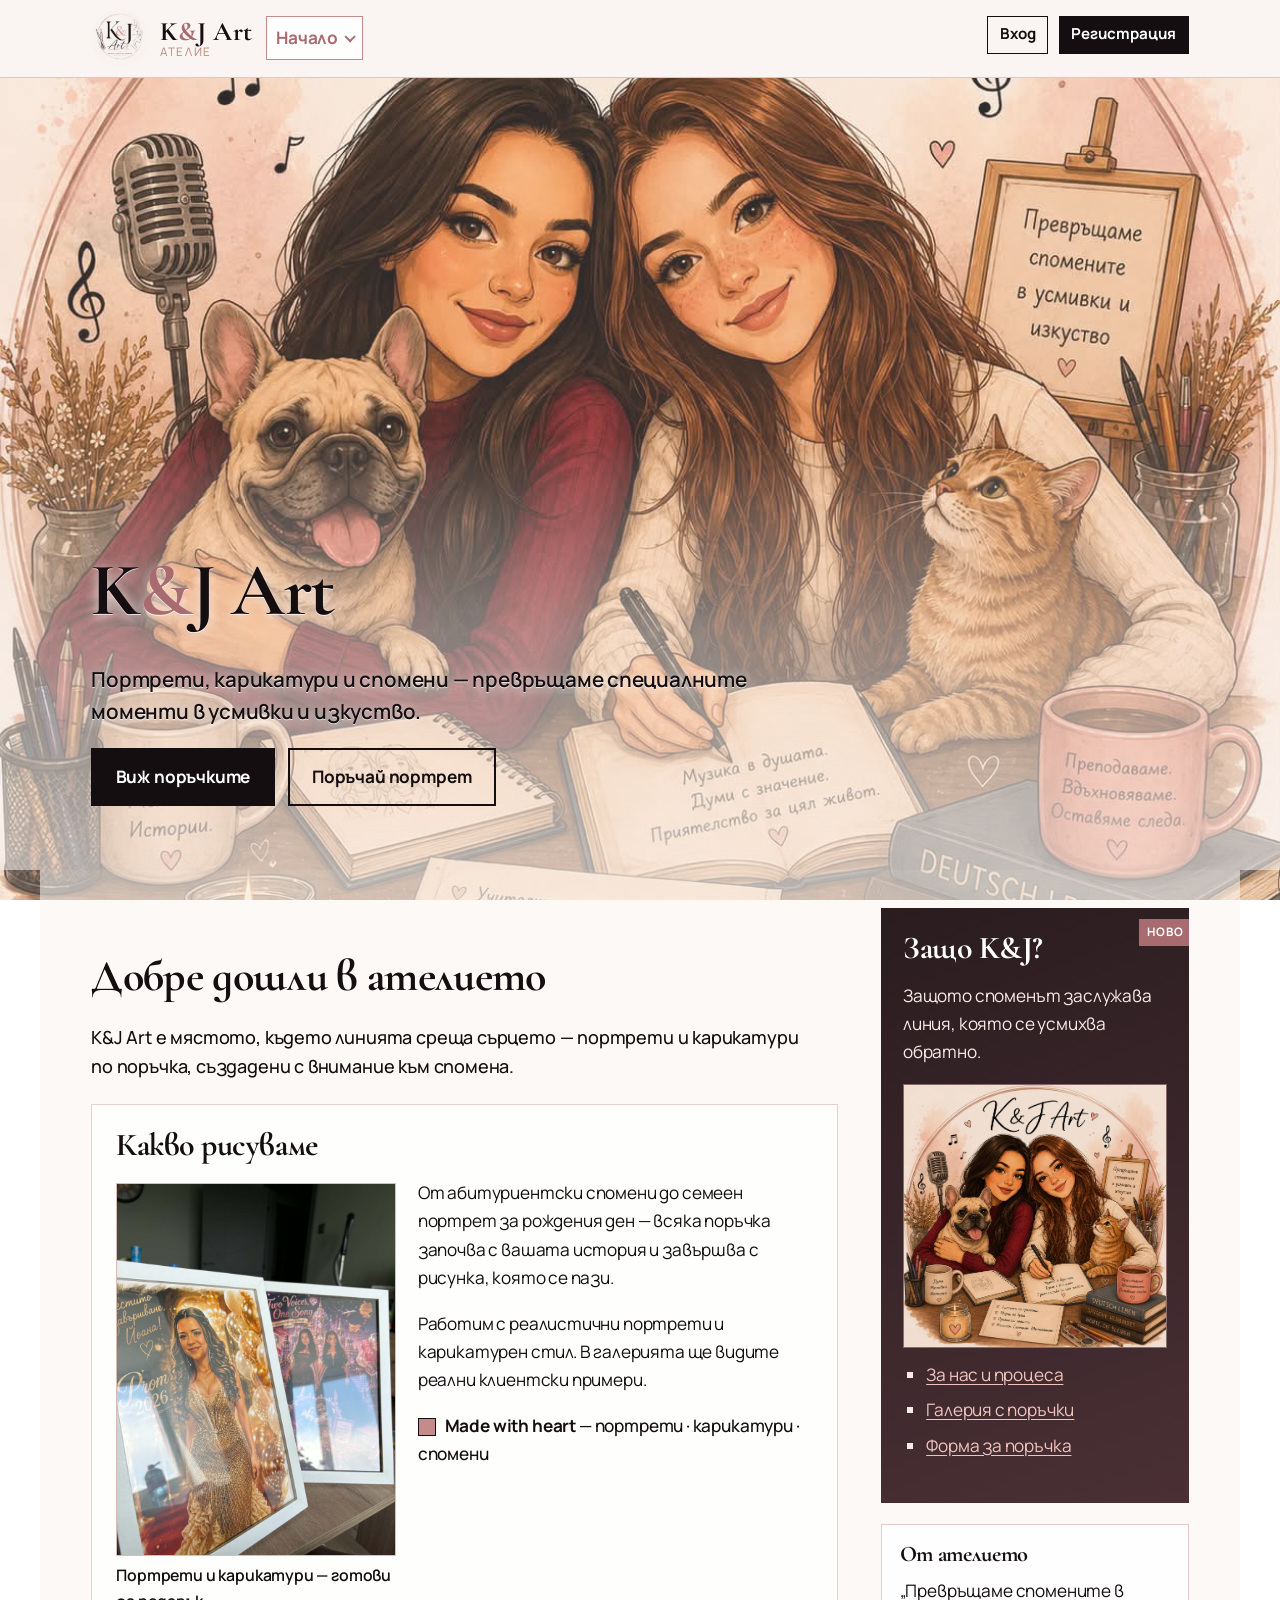
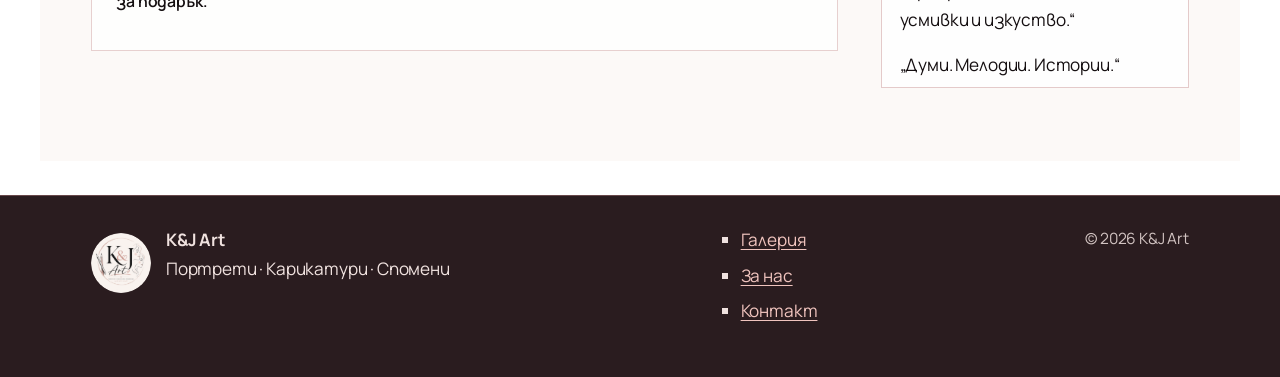
<file: index.html>
<!DOCTYPE html>
<html lang="bg">
<head>
  <meta charset="UTF-8">
  <meta name="viewport" content="width=device-width, initial-scale=1">
  <meta name="description" content="K&amp;J Art — портрети, карикатури и спомени по поръчка.">
  <title>K&amp;J Art — Начало</title>
  <link rel="preconnect" href="https://fonts.googleapis.com">
  <link rel="preconnect" href="https://fonts.gstatic.com" crossorigin>
  <link rel="stylesheet" href="https://fonts.googleapis.com/css2?family=Cormorant+Garamond:ital,wght@0,500;0,600;0,700;1,500&family=Manrope:wght@400;500;600;700&display=swap">
  <style>
    /* Critical: keep logo compact before styles.css finishes (Pages / slow fonts) */
    .brand-logo, .footer-brand img { width: 3.35em; height: 3.35em; max-width: 54px; max-height: 54px; object-fit: cover; border-radius: 50%; }
    img, video { max-width: 100%; height: auto; }
  </style>
  <link rel="stylesheet" href="css/styles.css">
</head>
<body>
  <div class="site-parallax" aria-hidden="true">
    <div class="site-parallax-layer" data-parallax-site></div>
    <div class="site-parallax-scrim"></div>
  </div>
  <a class="skip-link" href="#main">Към съдържанието</a>

  <header class="site-header">
    <div class="header-inner">
      <a class="brand" href="index.html">
        <img class="brand-logo" src="assets/brand/logo-kj-art-final.png" width="54" height="54" alt="">
        <span class="brand-text">
          <span class="brand-mark">K<span>&amp;</span>J Art</span>
          <span class="brand-tag">ателие</span>
        </span>
      </a>
      <button class="nav-toggle" type="button" aria-expanded="false" aria-controls="primary-nav">Меню</button>
      <nav class="site-nav" id="primary-nav" aria-label="Главна навигация">
                <ul class="nav-bar">
          <li class="nav-dropdown">
            <button type="button" class="nav-dropdown-toggle is-current" id="nav-pages-btn" aria-expanded="false" aria-controls="nav-pages-menu" aria-haspopup="true">
              Начало
              <span class="nav-dropdown-caret" aria-hidden="true"></span>
            </button>
            <ul class="nav-dropdown-menu" id="nav-pages-menu" hidden>
              <li><a href="index.html" aria-current="page">Начало</a></li>
              <li><a href="gallery.html">Галерия</a></li>
              <li><a href="about.html">За нас</a></li>
              <li><a href="contact.html">Контакт</a></li>
            </ul>
          </li>
          <li class="auth-nav-cluster">
            <ul class="auth-nav">
              <li class="auth-nav-item" data-auth-guest>
                <button type="button" class="btn-auth" data-open-auth="login">Вход</button>
              </li>
              <li class="auth-nav-item" data-auth-guest>
                <button type="button" class="btn-auth btn-auth-solid" data-open-auth="register">Регистрация</button>
              </li>
              <li class="auth-nav-item" data-auth-user hidden>
                <span class="auth-chip">Здравей, <strong data-auth-name></strong></span>
              </li>
              <li class="auth-nav-item" data-auth-user hidden>
                <button type="button" class="btn-auth" id="auth-logout">Изход</button>
              </li>
            </ul>
          </li>
        </ul>
      </nav>
    </div>
  </header>

  <section class="hero" aria-label="Начален екран K&amp;J Art">
    <div class="hero-content">
      <p class="hero-brand">K<span>&amp;</span>J Art</p>
      <p class="hero-lead">Портрети, карикатури и спомени — превръщаме специалните моменти в усмивки и изкуство.</p>
      <div class="hero-actions">
        <a class="btn" href="gallery.html">Виж поръчките</a>
        <a class="btn btn-ghost" href="contact.html">Поръчай портрет</a>
      </div>
    </div>
  </section>

  <main id="main" class="page page-atmosphere">
    <div class="layout-with-aside">
      <div class="main-column">
        <section class="section" aria-labelledby="intro-title">
          <header class="section-head">
            <h1 id="intro-title">Добре дошли в ателието</h1>
            <p>K&amp;J Art е мястото, където линията среща сърцето — портрети и карикатури по поръчка, създадени с внимание към спомена.</p>
          </header>

          <article class="article-panel">
            <h2>Какво рисуваме</h2>
            <figure class="float-figure">
              <img src="assets/brand/samples-framed.jpg" width="1536" height="2048" alt="Портрети и карикатури от ателието">
              <figcaption>Портрети и карикатури — готови за подарък.</figcaption>
            </figure>
            <p>От абитуриентски спомени до семеен портрет за рождения ден — всяка поръчка започва с вашата история и завършва с рисунка, която се пази.</p>
            <p>Работим с реалистични портрети и карикатурен стил. В галерията ще видите реални клиентски примери.</p>
            <p class="inline-meta">
              <span class="meta-icon" aria-hidden="true"></span>
              <strong>Made with heart</strong> — портрети · карикатури · спомени
            </p>
            <div class="clearfix"></div>
          </article>
        </section>
      </div>

      <aside class="side-column" aria-label="Странична информация">
        <div class="side-panel">
          <span class="side-ribbon">ново</span>
          <h2>Защо K&amp;J?</h2>
          <p>Защото споменът заслужава линия, която се усмихва обратно.</p>
          <img src="assets/brand/brand-hero.jpg" width="1254" height="1254" alt="K и J — създателките на ателието">
          <ul>
            <li><a href="about.html">За нас и процеса</a></li>
            <li><a href="gallery.html">Галерия с поръчки</a></li>
            <li><a href="contact.html">Форма за поръчка</a></li>
          </ul>
        </div>
        <div class="scroll-strip" tabindex="0">
          <h3>От ателието</h3>
          <p>„Превръщаме спомените в усмивки и изкуство.“</p>
          <p>„Думи. Мелодии. Истории.“</p>
          <p>„Мечтаем. Създаваме. Вдъхновяваме.“</p>
          <p>„Приятелство за цял живот — и портрет, който остава.“</p>
        </div>
      </aside>
    </div>
  </main>

  <footer class="site-footer">
    <div class="footer-inner">
      <div class="footer-brand">
        <img src="assets/brand/logo-kj-art-final.png" width="56" height="56" alt="">
        <div>
          <strong>K&amp;J Art</strong>
          <p>Портрети · Карикатури · Спомени</p>
        </div>
      </div>
      <nav aria-label="Връзки в долния колонтитул">
        <ul>
          <li><a href="gallery.html">Галерия</a></li>
          <li><a href="about.html">За нас</a></li>
          <li><a href="contact.html">Контакт</a></li>
        </ul>
      </nav>
      <p class="footer-meta">&copy; <span id="year">2026</span> K&amp;J Art</p>
    </div>
  </footer>


  <div id="auth-overlay" class="auth-overlay" aria-hidden="true">
    <div class="auth-dialog" role="dialog" aria-modal="true" aria-labelledby="auth-dialog-title">
      <button type="button" class="auth-close" id="auth-close" aria-label="Затвори">&times;</button>
      <div class="auth-tabs" role="tablist">
        <button type="button" id="auth-tab-login" class="is-active" role="tab" aria-selected="true" aria-controls="auth-panel-login">Вход</button>
        <button type="button" id="auth-tab-register" role="tab" aria-selected="false" aria-controls="auth-panel-register">Регистрация</button>
      </div>

            <div id="auth-panel-login" class="auth-panel" role="tabpanel" aria-labelledby="auth-tab-login">
        <h2 id="auth-dialog-title">Вход в K&amp;J Art</h2>
        <form id="login-form" action="#" method="post" novalidate>
          <div class="form-group">
            <label for="login-email">Имейл *</label>
            <input type="email" id="login-email" name="email" autocomplete="email" required placeholder="ime@example.com">
            <span class="error-msg" role="alert"></span>
          </div>
          <div class="form-group">
            <label for="login-password">Парола *</label>
            <input type="password" id="login-password" name="password" autocomplete="current-password" required minlength="6">
            <span class="error-msg" role="alert"></span>
          </div>
          <button class="btn" type="submit">Влез</button>
        </form>
      </div>

      <div id="auth-panel-register" class="auth-panel" role="tabpanel" aria-labelledby="auth-tab-register" hidden>
        <h2>Регистрация</h2>
        <form id="register-form" action="#" method="post" novalidate>
          <div class="form-group">
            <label for="register-name">Име *</label>
            <input type="text" id="register-name" name="name" autocomplete="name" required minlength="2" placeholder="Вашето име">
            <span class="error-msg" role="alert"></span>
          </div>
          <div class="form-group">
            <label for="register-email">Имейл *</label>
            <input type="email" id="register-email" name="email" autocomplete="email" required placeholder="ime@example.com">
            <span class="error-msg" role="alert"></span>
          </div>
          <div class="form-group">
            <label for="register-password">Парола *</label>
            <input type="password" id="register-password" name="password" autocomplete="new-password" required minlength="6">
            <span class="hint">Минимум 6 символа.</span>
            <span class="error-msg" role="alert"></span>
          </div>
          <div class="form-group">
            <label for="register-password-confirm">Повторете паролата *</label>
            <input type="password" id="register-password-confirm" name="passwordConfirm" autocomplete="new-password" required minlength="6">
            <span class="error-msg" role="alert"></span>
          </div>
          <button class="btn" type="submit">Създай профил</button>
        </form>
      </div>
    </div>
  </div>


  <div id="promo-overlay" class="promo-overlay" aria-hidden="true">
    <div class="promo-dialog" role="dialog" aria-modal="true" aria-labelledby="promo-dialog-title">
      <h2 id="promo-dialog-title">Вашият промо код</h2>
      <p>Регистрацията е успешна. За първа поръчка на <strong>карикатура</strong> ползвайте:</p>
      <div class="promo-code-panel">
        <label for="promo-code-field">Промо код</label>
        <div class="promo-code-row">
          <input type="text" id="promo-code-field" class="promo-code-field" value="KJ15" readonly>
          <button type="button" class="promo-copy-btn" id="promo-copy-btn" aria-label="Копирай промо кода" title="Копирай">
            <svg class="promo-copy-icon" viewBox="0 0 24 24" aria-hidden="true" focusable="false">
              <rect x="9" y="9" width="11" height="11" rx="1.5" fill="none" stroke="currentColor" stroke-width="2"/>
              <path d="M6 15H5a2 2 0 0 1-2-2V5a2 2 0 0 1 2-2h8a2 2 0 0 1 2 2v1" fill="none" stroke="currentColor" stroke-width="2" stroke-linecap="round"/>
            </svg>
          </button>
        </div>
        <p class="promo-copy-status" id="promo-copy-status" aria-live="polite"></p>
        <p class="promo-code-banner"><strong id="promo-code-value">KJ15</strong> — <strong>15% отстъпка</strong></p>
      </div>
      <p class="hint">Запишете кода. След „Продължи“ ще отворим формата за вход.</p>
      <button type="button" class="btn" id="promo-continue">Продължи</button>
    </div>
  </div>

  <script src="js/auth.js"></script>
  <script src="js/main.js"></script>
</body>
</html>
</file>
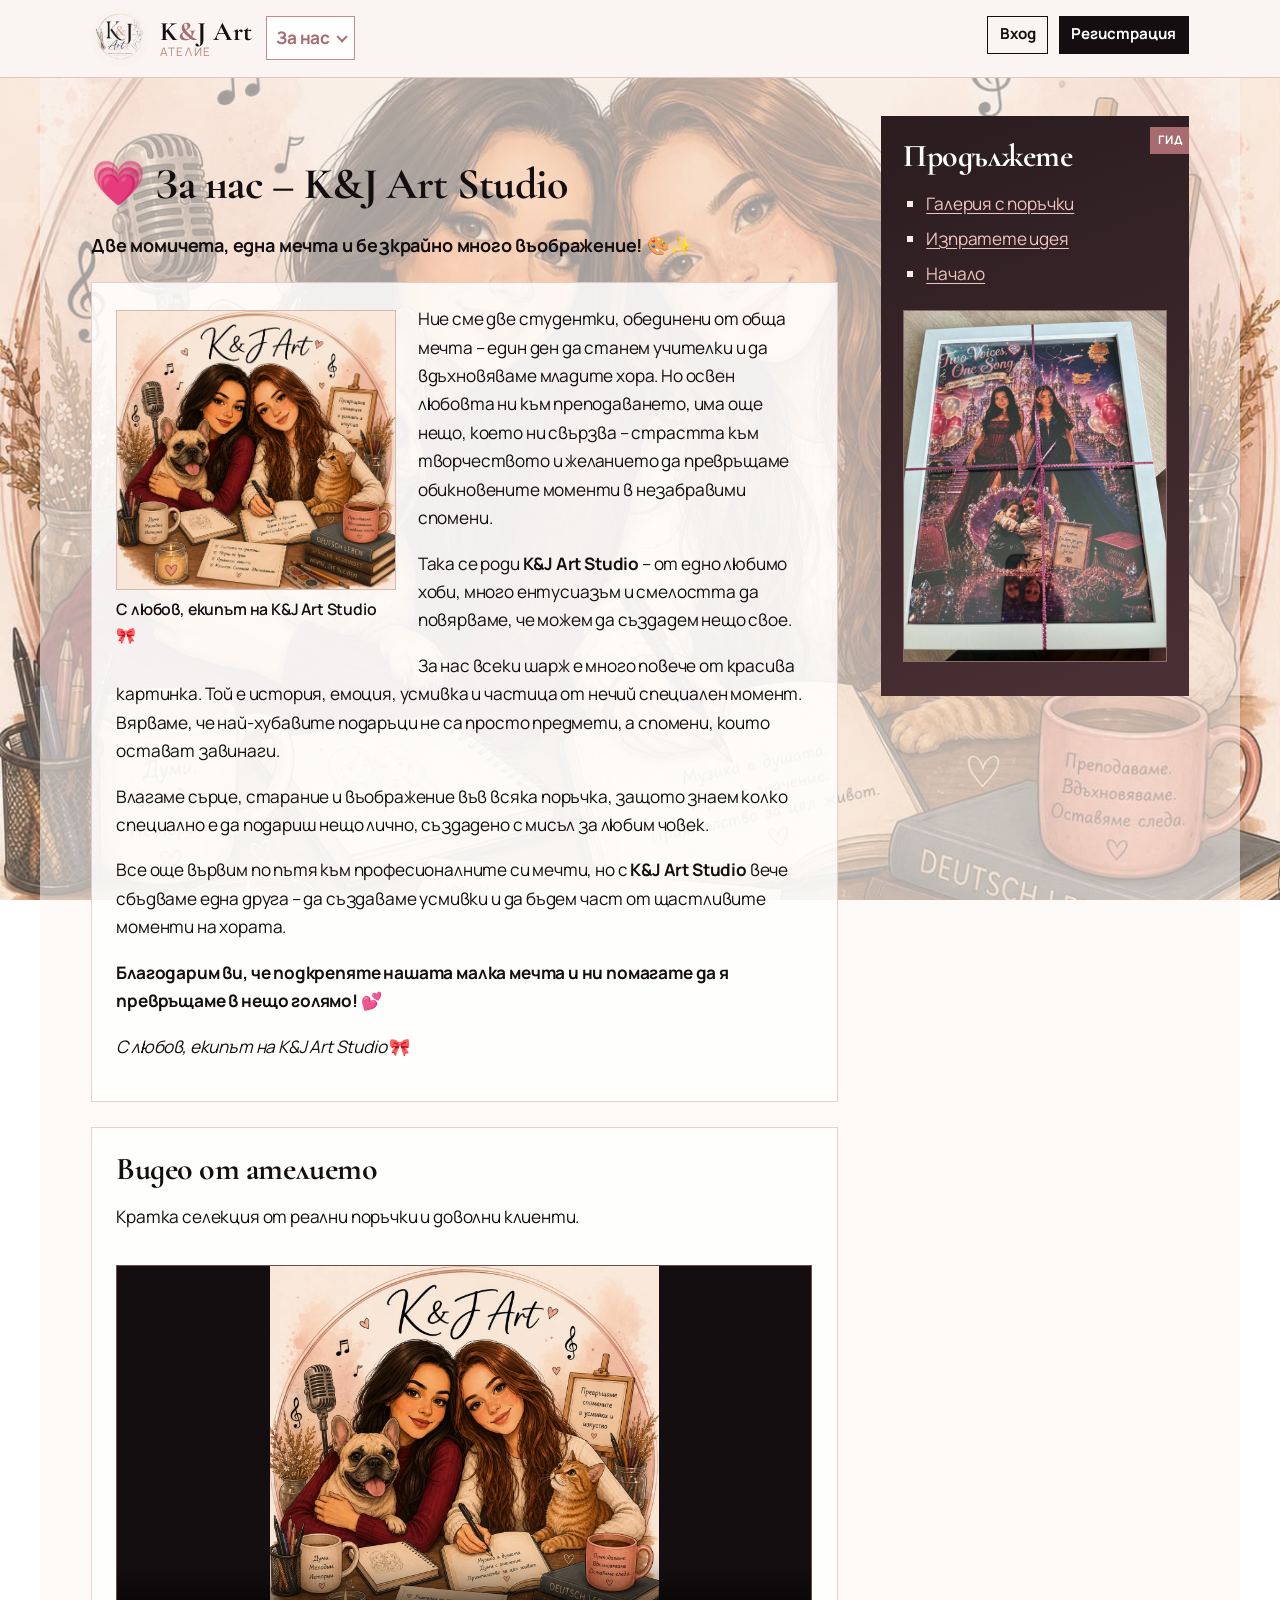
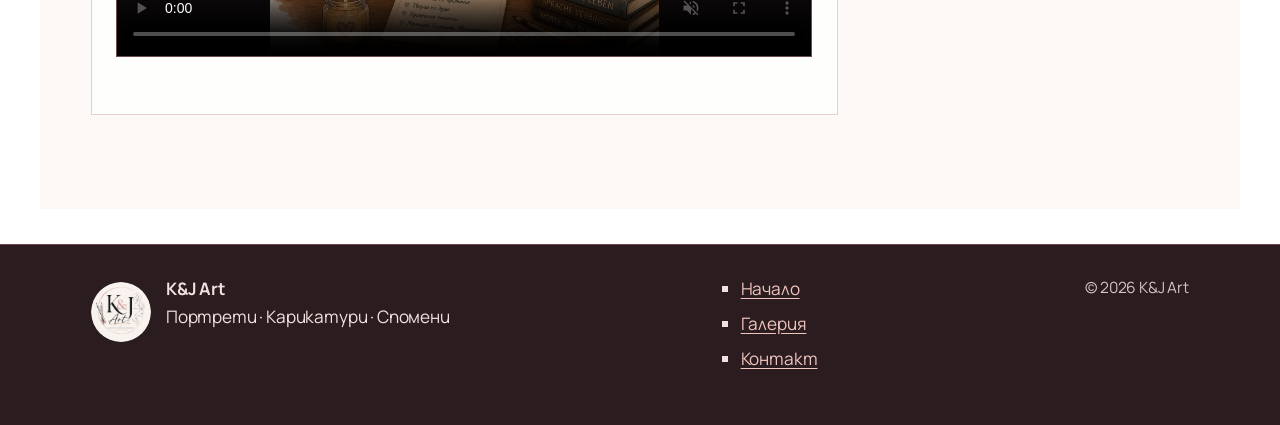
<file: about.html>
<!DOCTYPE html>
<html lang="bg">
<head>
  <meta charset="UTF-8">
  <meta name="viewport" content="width=device-width, initial-scale=1">
  <meta name="description" content="За нас – K&amp;J Art Studio. Две момичета, една мечта и безкрайно много въображение.">
  <title>K&amp;J Art — За нас</title>
  <link rel="preconnect" href="https://fonts.googleapis.com">
  <link rel="preconnect" href="https://fonts.gstatic.com" crossorigin>
  <link rel="stylesheet" href="https://fonts.googleapis.com/css2?family=Cormorant+Garamond:ital,wght@0,500;0,600;0,700;1,500&family=Manrope:wght@400;500;600;700&display=swap">
  <style>
    /* Critical: keep logo compact before styles.css finishes (Pages / slow fonts) */
    .brand-logo, .footer-brand img { width: 3.35em; height: 3.35em; max-width: 54px; max-height: 54px; object-fit: cover; border-radius: 50%; }
    img, video { max-width: 100%; height: auto; }
  </style>
  <link rel="stylesheet" href="css/styles.css">
</head>
<body>
  <div class="site-parallax" aria-hidden="true">
    <div class="site-parallax-layer" data-parallax-site></div>
    <div class="site-parallax-scrim"></div>
  </div>
  <a class="skip-link" href="#main">Към съдържанието</a>

  <header class="site-header">
    <div class="header-inner">
      <a class="brand" href="index.html">
        <img class="brand-logo" src="assets/brand/logo-kj-art-final.png" width="54" height="54" alt="">
        <span class="brand-text">
          <span class="brand-mark">K<span>&amp;</span>J Art</span>
          <span class="brand-tag">ателие</span>
        </span>
      </a>
      <button class="nav-toggle" type="button" aria-expanded="false" aria-controls="primary-nav">Меню</button>
      <nav class="site-nav" id="primary-nav" aria-label="Главна навигация">
                <ul class="nav-bar">
          <li class="nav-dropdown">
            <button type="button" class="nav-dropdown-toggle is-current" id="nav-pages-btn" aria-expanded="false" aria-controls="nav-pages-menu" aria-haspopup="true">
              За нас
              <span class="nav-dropdown-caret" aria-hidden="true"></span>
            </button>
            <ul class="nav-dropdown-menu" id="nav-pages-menu" hidden>
              <li><a href="index.html">Начало</a></li>
              <li><a href="gallery.html">Галерия</a></li>
              <li><a href="about.html" aria-current="page">За нас</a></li>
              <li><a href="contact.html">Контакт</a></li>
            </ul>
          </li>
          <li class="auth-nav-cluster">
            <ul class="auth-nav">
              <li class="auth-nav-item" data-auth-guest>
                <button type="button" class="btn-auth" data-open-auth="login">Вход</button>
              </li>
              <li class="auth-nav-item" data-auth-guest>
                <button type="button" class="btn-auth btn-auth-solid" data-open-auth="register">Регистрация</button>
              </li>
              <li class="auth-nav-item" data-auth-user hidden>
                <span class="auth-chip">Здравей, <strong data-auth-name></strong></span>
              </li>
              <li class="auth-nav-item" data-auth-user hidden>
                <button type="button" class="btn-auth" id="auth-logout">Изход</button>
              </li>
            </ul>
          </li>
        </ul>
      </nav>
    </div>
  </header>

  <main id="main" class="page page-atmosphere">
    <div class="layout-with-aside">
      <div class="main-column">
        <section class="section" aria-labelledby="about-title">
          <header class="section-head">
            <h1 id="about-title">💗 За нас – K&amp;J Art Studio</h1>
            <p><strong>Две момичета, една мечта и безкрайно много въображение! 🎨✨</strong></p>
          </header>

          <article class="article-panel">
            <figure class="float-figure">
              <img src="assets/brand/brand-hero.jpg" width="1254" height="1254" alt="K и J заедно в ателието с домашни любимци">
              <figcaption>С любов, екипът на K&amp;J Art Studio 🎀</figcaption>
            </figure>
            <p>Ние сме две студентки, обединени от обща мечта – един ден да станем учителки и да вдъхновяваме младите хора. Но освен любовта ни към преподаването, има още нещо, което ни свързва – страстта към творчеството и желанието да превръщаме обикновените моменти в незабравими спомени.</p>
            <p>Така се роди <strong>K&amp;J Art Studio</strong> – от едно любимо хоби, много ентусиазъм и смелостта да повярваме, че можем да създадем нещо свое.</p>
            <p>За нас всеки шарж е много повече от красива картинка. Той е история, емоция, усмивка и частица от нечий специален момент. Вярваме, че най-хубавите подаръци не са просто предмети, а спомени, които остават завинаги.</p>
            <p>Влагаме сърце, старание и въображение във всяка поръчка, защото знаем колко специално е да подариш нещо лично, създадено с мисъл за любим човек.</p>
            <p>Все още вървим по пътя към професионалните си мечти, но с <strong>K&amp;J Art Studio</strong> вече сбъдваме една друга – да създаваме усмивки и да бъдем част от щастливите моменти на хората.</p>
            <p><strong>Благодарим ви, че подкрепяте нашата малка мечта и ни помагате да я превръщаме в нещо голямо! 💕</strong></p>
            <p><em>С любов, екипът на K&amp;J Art Studio</em> 🎀</p>
            <div class="clearfix"></div>
          </article>

          <article class="article-panel">
            <h2>Видео от ателието</h2>
            <p>Кратка селекция от реални поръчки и доволни клиенти.</p>
            <div class="media-block media-block--video">
              <div class="video-frame">
                <video id="portfolio-slideshow" class="portfolio-slideshow" controls playsinline preload="metadata" poster="assets/brand/brand-hero.jpg" width="1280" height="720">
                  <source src="assets/media/kj-work-slideshow.mp4" type="video/mp4">
                  Вашият браузър не поддържа видео елемента.
                </video>
              </div>
            </div>
          </article>
        </section>
      </div>

      <aside class="side-column" aria-label="Допълнителни връзки">
        <div class="side-panel">
          <span class="side-ribbon">гид</span>
          <h2>Продължете</h2>
          <ul>
            <li><a href="gallery.html">Галерия с поръчки</a></li>
            <li><a href="contact.html">Изпратете идея</a></li>
            <li><a href="index.html">Начало</a></li>
          </ul>
          <img src="assets/brand/sample-prom-friends.jpg" width="1536" height="2048" alt="Карикатура на приятелки от ателието">
        </div>
      </aside>
    </div>
  </main>

  <footer class="site-footer">
    <div class="footer-inner">
      <div class="footer-brand">
        <img src="assets/brand/logo-kj-art-final.png" width="56" height="56" alt="">
        <div>
          <strong>K&amp;J Art</strong>
          <p>Портрети · Карикатури · Спомени</p>
        </div>
      </div>
      <nav aria-label="Връзки в долния колонтитул">
        <ul>
          <li><a href="index.html">Начало</a></li>
          <li><a href="gallery.html">Галерия</a></li>
          <li><a href="contact.html">Контакт</a></li>
        </ul>
      </nav>
      <p class="footer-meta">&copy; <span id="year">2026</span> K&amp;J Art</p>
    </div>
  </footer>


  <div id="auth-overlay" class="auth-overlay" aria-hidden="true">
    <div class="auth-dialog" role="dialog" aria-modal="true" aria-labelledby="auth-dialog-title">
      <button type="button" class="auth-close" id="auth-close" aria-label="Затвори">&times;</button>
      <div class="auth-tabs" role="tablist">
        <button type="button" id="auth-tab-login" class="is-active" role="tab" aria-selected="true" aria-controls="auth-panel-login">Вход</button>
        <button type="button" id="auth-tab-register" role="tab" aria-selected="false" aria-controls="auth-panel-register">Регистрация</button>
      </div>

            <div id="auth-panel-login" class="auth-panel" role="tabpanel" aria-labelledby="auth-tab-login">
        <h2 id="auth-dialog-title">Вход в K&amp;J Art</h2>
        <form id="login-form" action="#" method="post" novalidate>
          <div class="form-group">
            <label for="login-email">Имейл *</label>
            <input type="email" id="login-email" name="email" autocomplete="email" required placeholder="ime@example.com">
            <span class="error-msg" role="alert"></span>
          </div>
          <div class="form-group">
            <label for="login-password">Парола *</label>
            <input type="password" id="login-password" name="password" autocomplete="current-password" required minlength="6">
            <span class="error-msg" role="alert"></span>
          </div>
          <button class="btn" type="submit">Влез</button>
        </form>
      </div>

      <div id="auth-panel-register" class="auth-panel" role="tabpanel" aria-labelledby="auth-tab-register" hidden>
        <h2>Регистрация</h2>
        <form id="register-form" action="#" method="post" novalidate>
          <div class="form-group">
            <label for="register-name">Име *</label>
            <input type="text" id="register-name" name="name" autocomplete="name" required minlength="2" placeholder="Вашето име">
            <span class="error-msg" role="alert"></span>
          </div>
          <div class="form-group">
            <label for="register-email">Имейл *</label>
            <input type="email" id="register-email" name="email" autocomplete="email" required placeholder="ime@example.com">
            <span class="error-msg" role="alert"></span>
          </div>
          <div class="form-group">
            <label for="register-password">Парола *</label>
            <input type="password" id="register-password" name="password" autocomplete="new-password" required minlength="6">
            <span class="hint">Минимум 6 символа.</span>
            <span class="error-msg" role="alert"></span>
          </div>
          <div class="form-group">
            <label for="register-password-confirm">Повторете паролата *</label>
            <input type="password" id="register-password-confirm" name="passwordConfirm" autocomplete="new-password" required minlength="6">
            <span class="error-msg" role="alert"></span>
          </div>
          <button class="btn" type="submit">Създай профил</button>
        </form>
      </div>
    </div>
  </div>


  <div id="promo-overlay" class="promo-overlay" aria-hidden="true">
    <div class="promo-dialog" role="dialog" aria-modal="true" aria-labelledby="promo-dialog-title">
      <h2 id="promo-dialog-title">Вашият промо код</h2>
      <p>Регистрацията е успешна. За първа поръчка на <strong>карикатура</strong> ползвайте:</p>
      <div class="promo-code-panel">
        <label for="promo-code-field">Промо код</label>
        <div class="promo-code-row">
          <input type="text" id="promo-code-field" class="promo-code-field" value="KJ15" readonly>
          <button type="button" class="promo-copy-btn" id="promo-copy-btn" aria-label="Копирай промо кода" title="Копирай">
            <svg class="promo-copy-icon" viewBox="0 0 24 24" aria-hidden="true" focusable="false">
              <rect x="9" y="9" width="11" height="11" rx="1.5" fill="none" stroke="currentColor" stroke-width="2"/>
              <path d="M6 15H5a2 2 0 0 1-2-2V5a2 2 0 0 1 2-2h8a2 2 0 0 1 2 2v1" fill="none" stroke="currentColor" stroke-width="2" stroke-linecap="round"/>
            </svg>
          </button>
        </div>
        <p class="promo-copy-status" id="promo-copy-status" aria-live="polite"></p>
        <p class="promo-code-banner"><strong id="promo-code-value">KJ15</strong> — <strong>15% отстъпка</strong></p>
      </div>
      <p class="hint">Запишете кода. След „Продължи“ ще отворим формата за вход.</p>
      <button type="button" class="btn" id="promo-continue">Продължи</button>
    </div>
  </div>

  <script src="js/auth.js"></script>
  <script src="js/main.js"></script>
</body>
</html>
</file>
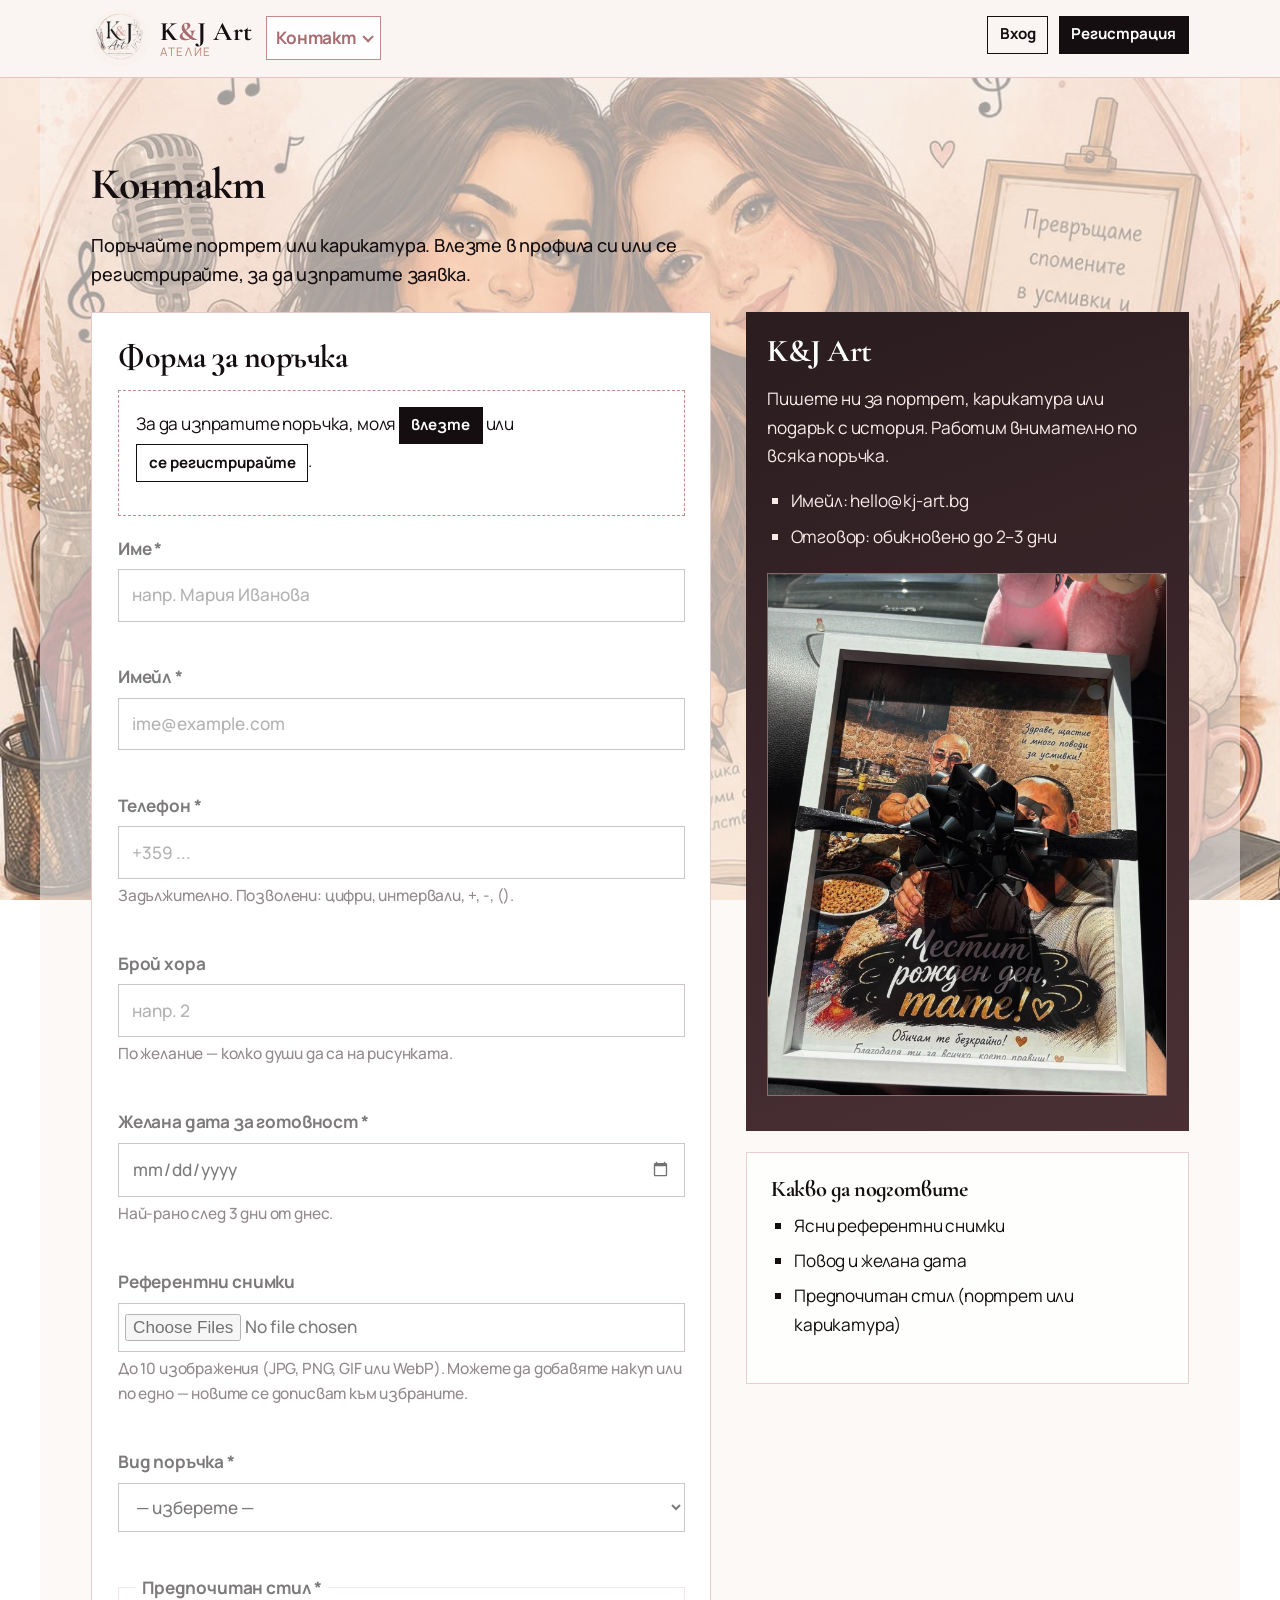
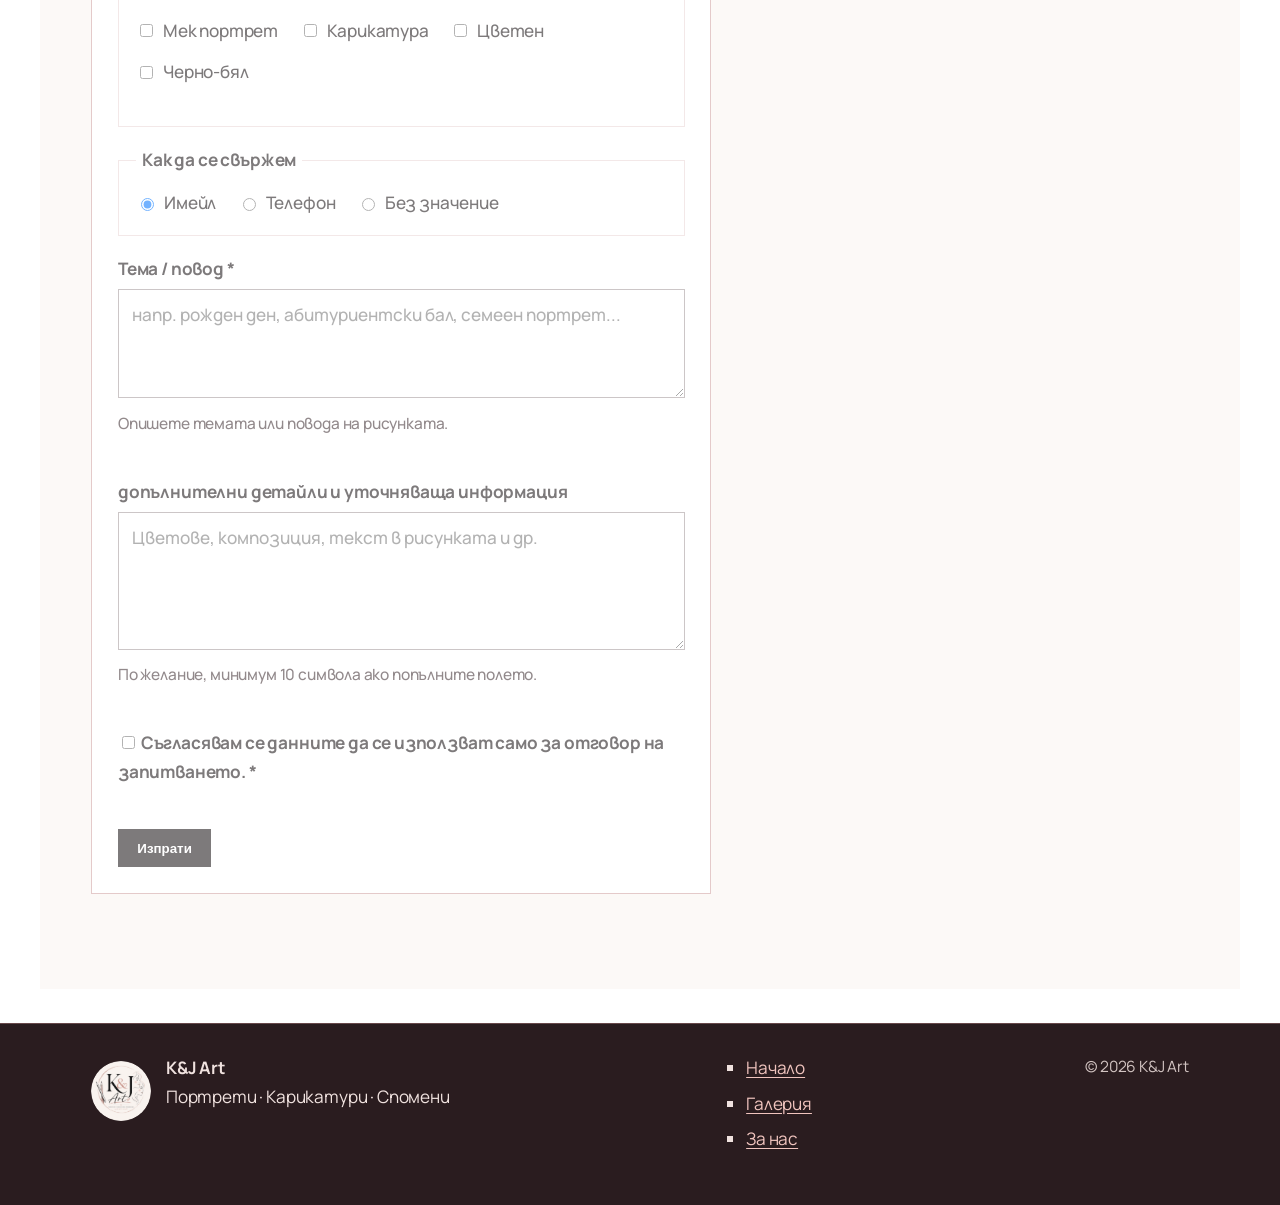
<file: contact.html>
<!DOCTYPE html>
<html lang="bg">
<head>
  <meta charset="UTF-8">
  <meta name="viewport" content="width=device-width, initial-scale=1">
  <meta name="description" content="Контакт и поръчка към K&amp;J Art — портрети и карикатури.">
  <title>K&amp;J Art — Контакт</title>
  <link rel="preconnect" href="https://fonts.googleapis.com">
  <link rel="preconnect" href="https://fonts.gstatic.com" crossorigin>
  <link rel="stylesheet" href="https://fonts.googleapis.com/css2?family=Cormorant+Garamond:ital,wght@0,500;0,600;0,700;1,500&family=Manrope:wght@400;500;600;700&display=swap">
  <style>
    /* Critical: keep logo compact before styles.css finishes (Pages / slow fonts) */
    .brand-logo, .footer-brand img { width: 3.35em; height: 3.35em; max-width: 54px; max-height: 54px; object-fit: cover; border-radius: 50%; }
    img, video { max-width: 100%; height: auto; }
  </style>
  <link rel="stylesheet" href="css/styles.css">
</head>
<body>
  <div class="site-parallax" aria-hidden="true">
    <div class="site-parallax-layer" data-parallax-site></div>
    <div class="site-parallax-scrim"></div>
  </div>
  <a class="skip-link" href="#main">Към съдържанието</a>

  <header class="site-header">
    <div class="header-inner">
      <a class="brand" href="index.html">
        <img class="brand-logo" src="assets/brand/logo-kj-art-final.png" width="54" height="54" alt="">
        <span class="brand-text">
          <span class="brand-mark">K<span>&amp;</span>J Art</span>
          <span class="brand-tag">ателие</span>
        </span>
      </a>
      <button class="nav-toggle" type="button" aria-expanded="false" aria-controls="primary-nav">Меню</button>
      <nav class="site-nav" id="primary-nav" aria-label="Главна навигация">
                <ul class="nav-bar">
          <li class="nav-dropdown">
            <button type="button" class="nav-dropdown-toggle is-current" id="nav-pages-btn" aria-expanded="false" aria-controls="nav-pages-menu" aria-haspopup="true">
              Контакт
              <span class="nav-dropdown-caret" aria-hidden="true"></span>
            </button>
            <ul class="nav-dropdown-menu" id="nav-pages-menu" hidden>
              <li><a href="index.html">Начало</a></li>
              <li><a href="gallery.html">Галерия</a></li>
              <li><a href="about.html">За нас</a></li>
              <li><a href="contact.html" aria-current="page">Контакт</a></li>
            </ul>
          </li>
          <li class="auth-nav-cluster">
            <ul class="auth-nav">
              <li class="auth-nav-item" data-auth-guest>
                <button type="button" class="btn-auth" data-open-auth="login">Вход</button>
              </li>
              <li class="auth-nav-item" data-auth-guest>
                <button type="button" class="btn-auth btn-auth-solid" data-open-auth="register">Регистрация</button>
              </li>
              <li class="auth-nav-item" data-auth-user hidden>
                <span class="auth-chip">Здравей, <strong data-auth-name></strong></span>
              </li>
              <li class="auth-nav-item" data-auth-user hidden>
                <button type="button" class="btn-auth" id="auth-logout">Изход</button>
              </li>
            </ul>
          </li>
        </ul>
      </nav>
    </div>
  </header>

  <main id="main" class="page page-atmosphere">
    <section class="section" aria-labelledby="contact-title">
      <header class="section-head">
        <h1 id="contact-title">Контакт</h1>
        <p>Поръчайте портрет или карикатура. Влезте в профила си или се регистрирайте, за да изпратите заявка.</p>
      </header>

      <div class="contact-layout">
        <article class="form-panel">
          <h2>Форма за поръчка</h2>
          <div id="order-auth-gate" class="order-auth-gate">
            <p id="order-auth-message">За да изпратите поръчка, моля <button type="button" class="btn-auth btn-auth-solid" data-open-auth="login">влезте</button> или <button type="button" class="btn-auth" data-open-auth="register">се регистрирайте</button>.</p>
          </div>
          <form id="contact-form" action="#" method="post" enctype="multipart/form-data" novalidate>
            <div class="form-group">
              <label for="name">Име *</label>
              <input type="text" id="name" name="name" autocomplete="name" required minlength="2" placeholder="напр. Мария Иванова">
              <span class="error-msg" role="alert"></span>
            </div>

            <div class="form-group">
              <label for="email">Имейл *</label>
              <input type="email" id="email" name="email" autocomplete="email" required placeholder="ime@example.com">
              <span class="error-msg" role="alert"></span>
            </div>

            <div class="form-group">
              <label for="phone">Телефон *</label>
              <input type="tel" id="phone" name="phone" autocomplete="tel" required placeholder="+359 ...">
              <span class="hint">Задължително. Позволени: цифри, интервали, +, -, ().</span>
              <span class="error-msg" role="alert"></span>
            </div>

            <div class="form-group">
              <label for="people">Брой хора</label>
              <input type="number" id="people" name="people" min="1" max="20" step="1" placeholder="напр. 2">
              <span class="hint">По желание — колко души да са на рисунката.</span>
              <span class="error-msg" role="alert"></span>
            </div>

            <div class="form-group">
              <label for="date">Желана дата за готовност *</label>
              <input type="date" id="date" name="date" required>
              <span class="hint">Най-рано след 3 дни от днес.</span>
              <span class="error-msg" role="alert"></span>
            </div>

            <div class="form-group">
              <label for="references">Референтни снимки</label>
              <input type="file" id="references" name="references" accept="image/jpeg,image/png,image/gif,image/webp,.jpg,.jpeg,.png,.gif,.webp" multiple>
              <span class="hint">До 10 изображения (JPG, PNG, GIF или WebP). Можете да добавяте накуп или по едно — новите се дописват към избраните.</span>
              <div id="references-preview" class="file-preview" hidden aria-live="polite"></div>
              <span class="error-msg" role="alert"></span>
            </div>

            <div class="form-group">
              <label for="topic">Вид поръчка *</label>
              <select id="topic" name="topic" required>
                <option value="">— изберете —</option>
                <option value="portrait">Портрет</option>
                <option value="caricature">Карикатура</option>
                <option value="other">Друго</option>
              </select>
              <span class="error-msg" role="alert"></span>
            </div>

            <fieldset class="requires-choice">
              <legend>Предпочитан стил *</legend>
              <div class="choice-row">
                <label><input type="checkbox" name="style" value="soft"> Мек портрет</label>
                <label><input type="checkbox" name="style" value="caricature"> Карикатура</label>
                <label><input type="checkbox" name="style" value="color"> Цветен</label>
                <label><input type="checkbox" name="style" value="bw"> Черно-бял</label>
              </div>
              <span class="error-msg" role="alert"></span>
            </fieldset>

            <fieldset>
              <legend>Как да се свържем</legend>
              <div class="choice-row">
                <label><input type="radio" name="channel" value="email" checked> Имейл</label>
                <label><input type="radio" name="channel" value="phone"> Телефон</label>
                <label><input type="radio" name="channel" value="either"> Без значение</label>
              </div>
            </fieldset>

            <div class="form-group">
              <label for="theme">Тема / повод *</label>
              <textarea id="theme" name="theme" required minlength="5" rows="3" placeholder="напр. рожден ден, абитуриентски бал, семеен портрет..."></textarea>
              <span class="hint">Опишете темата или повода на рисунката.</span>
              <span class="error-msg" role="alert"></span>
            </div>

            <div class="form-group">
              <label for="message">допълнителни детайли и уточняваща информация</label>
              <textarea id="message" name="message" minlength="10" rows="4" placeholder="Цветове, композиция, текст в рисунката и др."></textarea>
              <span class="hint">По желание, минимум 10 символа ако попълните полето.</span>
              <span class="error-msg" role="alert"></span>
            </div>


            <div id="promo-box" class="promo-box" hidden>
              <h3>Промо код</h3>
              <p id="promo-eligibility" class="hint"></p>
              <div class="form-group promo-row">
                <label for="promo-code">Код (напр. KJ15)</label>
                <div class="promo-apply">
                  <input type="text" id="promo-code" name="promo" autocomplete="off" placeholder="KJ15">
                  <button type="button" class="btn-auth btn-auth-solid" id="apply-promo">Приложи</button>
                </div>
                <span class="error-msg" role="alert"></span>
                <p id="promo-result" class="promo-result" role="status"></p>
              </div>
            </div>
            <div class="form-group">
              <label>
                <input type="checkbox" id="consent" name="consent" value="yes" required>
                Съгласявам се данните да се използват само за отговор на запитването. *
              </label>
              <span class="error-msg" role="alert"></span>
            </div>

            <button class="btn" type="submit">Изпрати</button>
            <div id="form-success" class="form-success" tabindex="-1" role="status">
              Благодарим! Получихме запитването ви и ще се свържем скоро.
            </div>
          </form>
        </article>

        <aside aria-label="Информация за контакт">
          <div class="side-panel">
            <h2>K&amp;J Art</h2>
            <p>Пишете ни за портрет, карикатура или подарък с история. Работим внимателно по всяка поръчка.</p>
            <ul>
              <li>Имейл: hello@kj-art.bg</li>
              <li>Отговор: обикновено до 2–3 дни</li>
            </ul>
            <img src="assets/brand/sample-birthday-dad-1.jpg" width="1290" height="1691" alt="Семейна карикатура от ателието">
          </div>
          <article class="article-panel">
            <h3>Какво да подготвите</h3>
            <ul>
              <li>Ясни референтни снимки</li>
              <li>Повод и желана дата</li>
              <li>Предпочитан стил (портрет или карикатура)</li>
            </ul>
          </article>
        </aside>
      </div>
    </section>
  </main>

  <footer class="site-footer">
    <div class="footer-inner">
      <div class="footer-brand">
        <img src="assets/brand/logo-kj-art-final.png" width="56" height="56" alt="">
        <div>
          <strong>K&amp;J Art</strong>
          <p>Портрети · Карикатури · Спомени</p>
        </div>
      </div>
      <nav aria-label="Връзки в долния колонтитул">
        <ul>
          <li><a href="index.html">Начало</a></li>
          <li><a href="gallery.html">Галерия</a></li>
          <li><a href="about.html">За нас</a></li>
        </ul>
      </nav>
      <p class="footer-meta">&copy; <span id="year">2026</span> K&amp;J Art</p>
    </div>
  </footer>


  <div id="auth-overlay" class="auth-overlay" aria-hidden="true">
    <div class="auth-dialog" role="dialog" aria-modal="true" aria-labelledby="auth-dialog-title">
      <button type="button" class="auth-close" id="auth-close" aria-label="Затвори">&times;</button>
      <div class="auth-tabs" role="tablist">
        <button type="button" id="auth-tab-login" class="is-active" role="tab" aria-selected="true" aria-controls="auth-panel-login">Вход</button>
        <button type="button" id="auth-tab-register" role="tab" aria-selected="false" aria-controls="auth-panel-register">Регистрация</button>
      </div>

            <div id="auth-panel-login" class="auth-panel" role="tabpanel" aria-labelledby="auth-tab-login">
        <h2 id="auth-dialog-title">Вход в K&amp;J Art</h2>
        <form id="login-form" action="#" method="post" novalidate>
          <div class="form-group">
            <label for="login-email">Имейл *</label>
            <input type="email" id="login-email" name="email" autocomplete="email" required placeholder="ime@example.com">
            <span class="error-msg" role="alert"></span>
          </div>
          <div class="form-group">
            <label for="login-password">Парола *</label>
            <input type="password" id="login-password" name="password" autocomplete="current-password" required minlength="6">
            <span class="error-msg" role="alert"></span>
          </div>
          <button class="btn" type="submit">Влез</button>
        </form>
      </div>

      <div id="auth-panel-register" class="auth-panel" role="tabpanel" aria-labelledby="auth-tab-register" hidden>
        <h2>Регистрация</h2>
        <form id="register-form" action="#" method="post" novalidate>
          <div class="form-group">
            <label for="register-name">Име *</label>
            <input type="text" id="register-name" name="name" autocomplete="name" required minlength="2" placeholder="Вашето име">
            <span class="error-msg" role="alert"></span>
          </div>
          <div class="form-group">
            <label for="register-email">Имейл *</label>
            <input type="email" id="register-email" name="email" autocomplete="email" required placeholder="ime@example.com">
            <span class="error-msg" role="alert"></span>
          </div>
          <div class="form-group">
            <label for="register-password">Парола *</label>
            <input type="password" id="register-password" name="password" autocomplete="new-password" required minlength="6">
            <span class="hint">Минимум 6 символа.</span>
            <span class="error-msg" role="alert"></span>
          </div>
          <div class="form-group">
            <label for="register-password-confirm">Повторете паролата *</label>
            <input type="password" id="register-password-confirm" name="passwordConfirm" autocomplete="new-password" required minlength="6">
            <span class="error-msg" role="alert"></span>
          </div>
          <button class="btn" type="submit">Създай профил</button>
        </form>
      </div>
    </div>
  </div>


  <div id="promo-overlay" class="promo-overlay" aria-hidden="true">
    <div class="promo-dialog" role="dialog" aria-modal="true" aria-labelledby="promo-dialog-title">
      <h2 id="promo-dialog-title">Вашият промо код</h2>
      <p>Регистрацията е успешна. За първа поръчка на <strong>карикатура</strong> ползвайте:</p>
      <div class="promo-code-panel">
        <label for="promo-code-field">Промо код</label>
        <div class="promo-code-row">
          <input type="text" id="promo-code-field" class="promo-code-field" value="KJ15" readonly>
          <button type="button" class="promo-copy-btn" id="promo-copy-btn" aria-label="Копирай промо кода" title="Копирай">
            <svg class="promo-copy-icon" viewBox="0 0 24 24" aria-hidden="true" focusable="false">
              <rect x="9" y="9" width="11" height="11" rx="1.5" fill="none" stroke="currentColor" stroke-width="2"/>
              <path d="M6 15H5a2 2 0 0 1-2-2V5a2 2 0 0 1 2-2h8a2 2 0 0 1 2 2v1" fill="none" stroke="currentColor" stroke-width="2" stroke-linecap="round"/>
            </svg>
          </button>
        </div>
        <p class="promo-copy-status" id="promo-copy-status" aria-live="polite"></p>
        <p class="promo-code-banner"><strong id="promo-code-value">KJ15</strong> — <strong>15% отстъпка</strong></p>
      </div>
      <p class="hint">Запишете кода. След „Продължи“ ще отворим формата за вход.</p>
      <button type="button" class="btn" id="promo-continue">Продължи</button>
    </div>
  </div>

  <script src="js/auth.js"></script>
  <script src="js/main.js"></script>
  <script src="js/form-validation.js"></script>
</body>
</html>
</file>
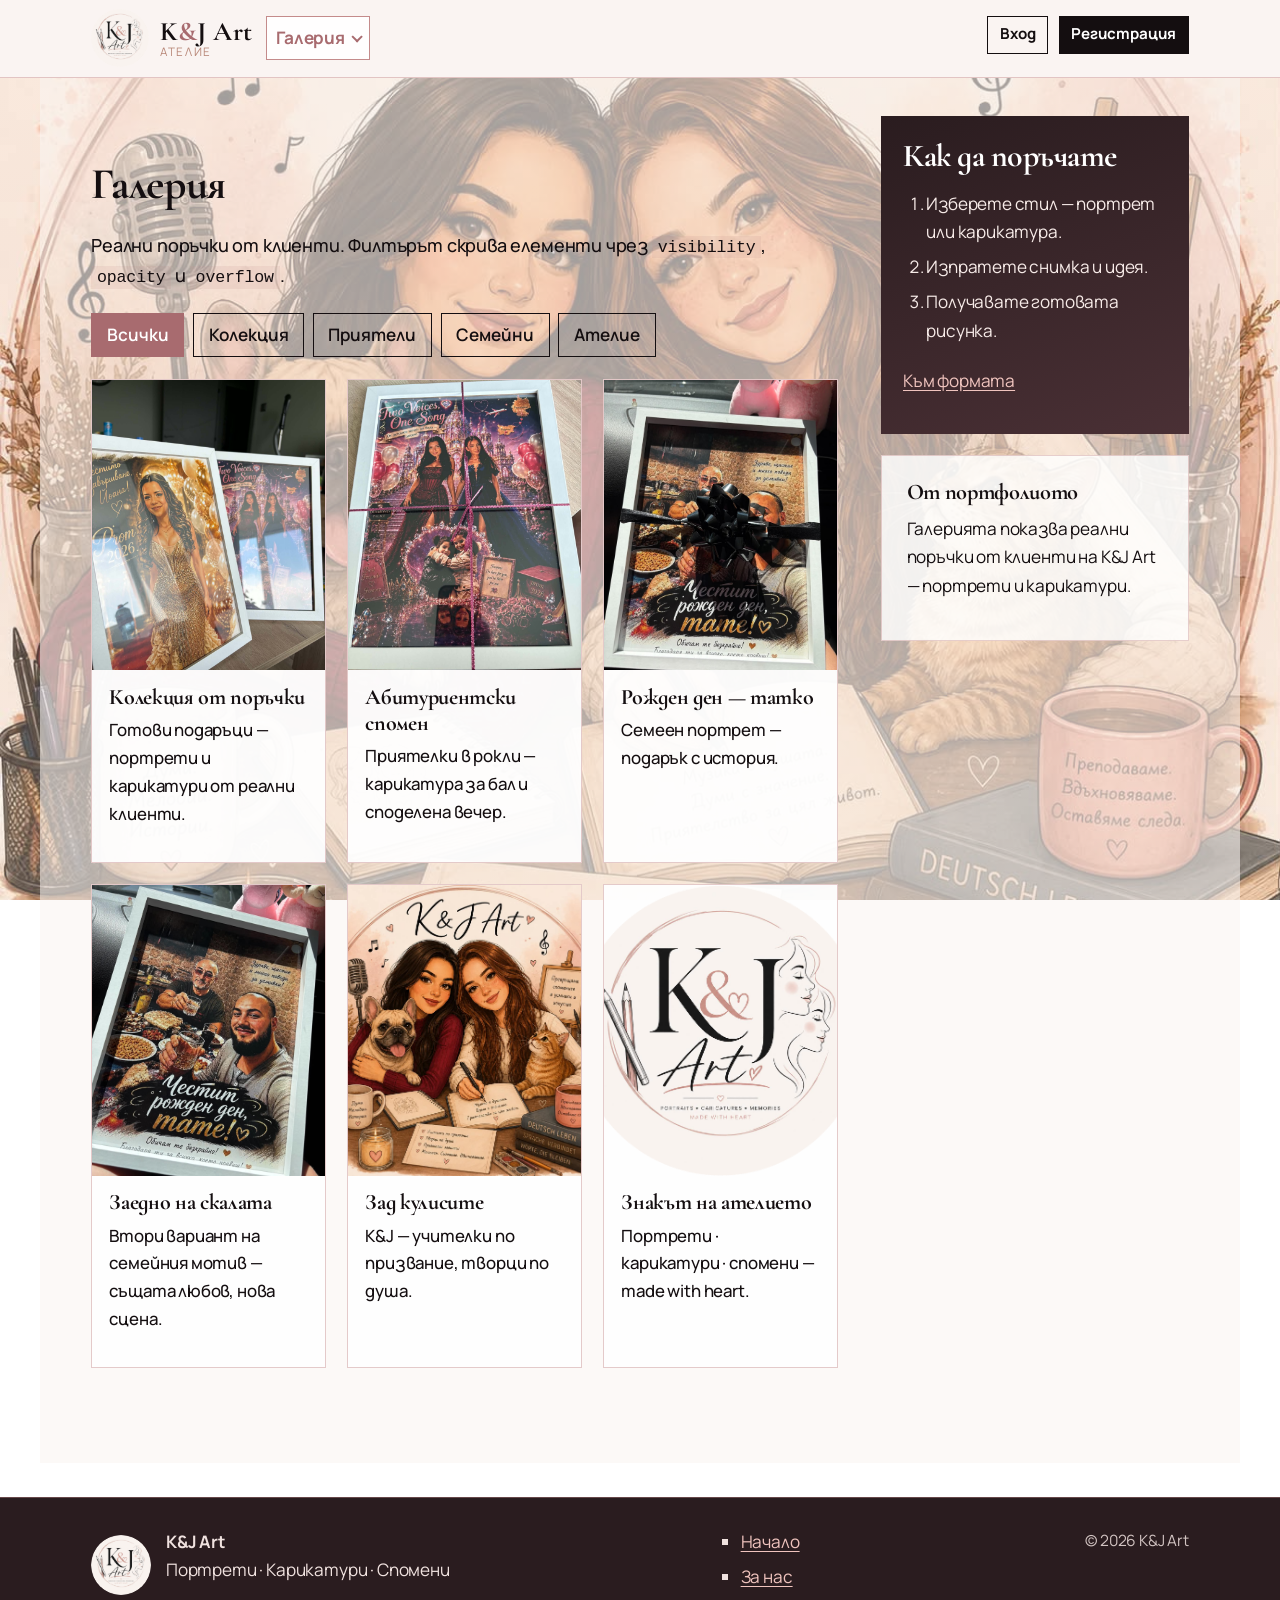
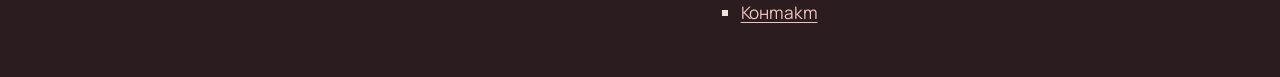
<file: gallery.html>
<!DOCTYPE html>
<html lang="bg">
<head>
  <meta charset="UTF-8">
  <meta name="viewport" content="width=device-width, initial-scale=1">
  <meta name="description" content="Галерия K&amp;J Art — портрети и карикатури по поръчка.">
  <title>K&amp;J Art — Галерия</title>
  <link rel="preconnect" href="https://fonts.googleapis.com">
  <link rel="preconnect" href="https://fonts.gstatic.com" crossorigin>
  <link rel="stylesheet" href="https://fonts.googleapis.com/css2?family=Cormorant+Garamond:ital,wght@0,500;0,600;0,700;1,500&family=Manrope:wght@400;500;600;700&display=swap">
  <style>
    /* Critical: keep logo compact before styles.css finishes (Pages / slow fonts) */
    .brand-logo, .footer-brand img { width: 3.35em; height: 3.35em; max-width: 54px; max-height: 54px; object-fit: cover; border-radius: 50%; }
    img, video { max-width: 100%; height: auto; }
  </style>
  <link rel="stylesheet" href="css/styles.css">
</head>
<body>
  <div class="site-parallax" aria-hidden="true">
    <div class="site-parallax-layer" data-parallax-site></div>
    <div class="site-parallax-scrim"></div>
  </div>
  <a class="skip-link" href="#main">Към съдържанието</a>

  <header class="site-header">
    <div class="header-inner">
      <a class="brand" href="index.html">
        <img class="brand-logo" src="assets/brand/logo-kj-art-final.png" width="54" height="54" alt="">
        <span class="brand-text">
          <span class="brand-mark">K<span>&amp;</span>J Art</span>
          <span class="brand-tag">ателие</span>
        </span>
      </a>
      <button class="nav-toggle" type="button" aria-expanded="false" aria-controls="primary-nav">Меню</button>
      <nav class="site-nav" id="primary-nav" aria-label="Главна навигация">
                <ul class="nav-bar">
          <li class="nav-dropdown">
            <button type="button" class="nav-dropdown-toggle is-current" id="nav-pages-btn" aria-expanded="false" aria-controls="nav-pages-menu" aria-haspopup="true">
              Галерия
              <span class="nav-dropdown-caret" aria-hidden="true"></span>
            </button>
            <ul class="nav-dropdown-menu" id="nav-pages-menu" hidden>
              <li><a href="index.html">Начало</a></li>
              <li><a href="gallery.html" aria-current="page">Галерия</a></li>
              <li><a href="about.html">За нас</a></li>
              <li><a href="contact.html">Контакт</a></li>
            </ul>
          </li>
          <li class="auth-nav-cluster">
            <ul class="auth-nav">
              <li class="auth-nav-item" data-auth-guest>
                <button type="button" class="btn-auth" data-open-auth="login">Вход</button>
              </li>
              <li class="auth-nav-item" data-auth-guest>
                <button type="button" class="btn-auth btn-auth-solid" data-open-auth="register">Регистрация</button>
              </li>
              <li class="auth-nav-item" data-auth-user hidden>
                <span class="auth-chip">Здравей, <strong data-auth-name></strong></span>
              </li>
              <li class="auth-nav-item" data-auth-user hidden>
                <button type="button" class="btn-auth" id="auth-logout">Изход</button>
              </li>
            </ul>
          </li>
        </ul>
      </nav>
    </div>
  </header>

  <main id="main" class="page page-atmosphere">
    <div class="layout-with-aside">
      <div class="main-column">
        <section class="section" aria-labelledby="gallery-title">
          <header class="section-head">
            <h1 id="gallery-title">Галерия</h1>
            <p>Реални поръчки от клиенти. Филтърът скрива елементи чрез <code>visibility</code>, <code>opacity</code> и <code>overflow</code>.</p>
          </header>

          <div class="gallery-filter" role="group" aria-label="Филтър по тип">
            <button type="button" class="is-active" data-filter="all">Всички</button>
            <button type="button" data-filter="collection">Колекция</button>
            <button type="button" data-filter="friends">Приятели</button>
            <button type="button" data-filter="family">Семейни</button>
            <button type="button" data-filter="studio">Ателие</button>
          </div>

          <ul class="gallery-grid">
            <li data-category="collection">
              <article>
                <img src="assets/brand/samples-framed.jpg" width="1536" height="2048" alt="Стена с карикатури и портрети от ателието">
                <div class="cap">
                  <h2>Колекция от поръчки</h2>
                  <p>Готови подаръци — портрети и карикатури от реални клиенти.</p>
                </div>
              </article>
            </li>
            <li data-category="friends">
              <article>
                <img src="assets/brand/sample-prom-friends.jpg" width="1536" height="2048" alt="Карикатура на две абитуриентки с цветя">
                <div class="cap">
                  <h2>Абитуриентски спомен</h2>
                  <p>Приятелки в рокли — карикатура за бал и споделена вечер.</p>
                </div>
              </article>
            </li>
            <li data-category="family">
              <article>
                <img src="assets/brand/sample-birthday-dad-1.jpg" width="1290" height="1691" alt="Карикатура — баща и дъщеря в поле">
                <div class="cap">
                  <h2>Рожден ден — татко</h2>
                  <p>Семеен портрет — подарък с история.</p>
                </div>
              </article>
            </li>
            <li data-category="family">
              <article>
                <img src="assets/brand/sample-birthday-dad-2.jpg" width="1290" height="1676" alt="Карикатура — баща и дъщеря на скала">
                <div class="cap">
                  <h2>Заедно на скалата</h2>
                  <p>Втори вариант на семейния мотив — същата любов, нова сцена.</p>
                </div>
              </article>
            </li>
            <li data-category="studio">
              <article>
                <img src="assets/brand/brand-hero.jpg" width="1254" height="1254" alt="K и J в творческото ателие">
                <div class="cap">
                  <h2>Зад кулисите</h2>
                  <p>K&amp;J — учителки по призвание, творци по душа.</p>
                </div>
              </article>
            </li>
            <li data-category="studio">
              <article>
                <img src="assets/brand/logo-kj-art-final.png" width="56" height="56" alt="Лого на K&amp;J Art">
                <div class="cap">
                  <h2>Знакът на ателието</h2>
                  <p>Портрети · карикатури · спомени — made with heart.</p>
                </div>
              </article>
            </li>
          </ul>
        </section>
      </div>

      <aside class="side-column" aria-label="Легенда към галерията">
        <div class="side-panel">
          <h2>Как да поръчате</h2>
          <ol>
            <li>Изберете стил — портрет или карикатура.</li>
            <li>Изпратете снимка и идея.</li>
            <li>Получавате готовата рисунка.</li>
          </ol>
          <p><a href="contact.html">Към формата</a></p>
        </div>
        <article class="article-panel">
          <h3>От портфолиото</h3>
          <p>Галерията показва реални поръчки от клиенти на K&amp;J Art — портрети и карикатури.</p>
        </article>
      </aside>
    </div>
  </main>

  <footer class="site-footer">
    <div class="footer-inner">
      <div class="footer-brand">
        <img src="assets/brand/logo-kj-art-final.png" width="56" height="56" alt="">
        <div>
          <strong>K&amp;J Art</strong>
          <p>Портрети · Карикатури · Спомени</p>
        </div>
      </div>
      <nav aria-label="Връзки в долния колонтитул">
        <ul>
          <li><a href="index.html">Начало</a></li>
          <li><a href="about.html">За нас</a></li>
          <li><a href="contact.html">Контакт</a></li>
        </ul>
      </nav>
      <p class="footer-meta">&copy; <span id="year">2026</span> K&amp;J Art</p>
    </div>
  </footer>


  <div id="auth-overlay" class="auth-overlay" aria-hidden="true">
    <div class="auth-dialog" role="dialog" aria-modal="true" aria-labelledby="auth-dialog-title">
      <button type="button" class="auth-close" id="auth-close" aria-label="Затвори">&times;</button>
      <div class="auth-tabs" role="tablist">
        <button type="button" id="auth-tab-login" class="is-active" role="tab" aria-selected="true" aria-controls="auth-panel-login">Вход</button>
        <button type="button" id="auth-tab-register" role="tab" aria-selected="false" aria-controls="auth-panel-register">Регистрация</button>
      </div>

            <div id="auth-panel-login" class="auth-panel" role="tabpanel" aria-labelledby="auth-tab-login">
        <h2 id="auth-dialog-title">Вход в K&amp;J Art</h2>
        <form id="login-form" action="#" method="post" novalidate>
          <div class="form-group">
            <label for="login-email">Имейл *</label>
            <input type="email" id="login-email" name="email" autocomplete="email" required placeholder="ime@example.com">
            <span class="error-msg" role="alert"></span>
          </div>
          <div class="form-group">
            <label for="login-password">Парола *</label>
            <input type="password" id="login-password" name="password" autocomplete="current-password" required minlength="6">
            <span class="error-msg" role="alert"></span>
          </div>
          <button class="btn" type="submit">Влез</button>
        </form>
      </div>

      <div id="auth-panel-register" class="auth-panel" role="tabpanel" aria-labelledby="auth-tab-register" hidden>
        <h2>Регистрация</h2>
        <form id="register-form" action="#" method="post" novalidate>
          <div class="form-group">
            <label for="register-name">Име *</label>
            <input type="text" id="register-name" name="name" autocomplete="name" required minlength="2" placeholder="Вашето име">
            <span class="error-msg" role="alert"></span>
          </div>
          <div class="form-group">
            <label for="register-email">Имейл *</label>
            <input type="email" id="register-email" name="email" autocomplete="email" required placeholder="ime@example.com">
            <span class="error-msg" role="alert"></span>
          </div>
          <div class="form-group">
            <label for="register-password">Парола *</label>
            <input type="password" id="register-password" name="password" autocomplete="new-password" required minlength="6">
            <span class="hint">Минимум 6 символа.</span>
            <span class="error-msg" role="alert"></span>
          </div>
          <div class="form-group">
            <label for="register-password-confirm">Повторете паролата *</label>
            <input type="password" id="register-password-confirm" name="passwordConfirm" autocomplete="new-password" required minlength="6">
            <span class="error-msg" role="alert"></span>
          </div>
          <button class="btn" type="submit">Създай профил</button>
        </form>
      </div>
    </div>
  </div>


  <div id="promo-overlay" class="promo-overlay" aria-hidden="true">
    <div class="promo-dialog" role="dialog" aria-modal="true" aria-labelledby="promo-dialog-title">
      <h2 id="promo-dialog-title">Вашият промо код</h2>
      <p>Регистрацията е успешна. За първа поръчка на <strong>карикатура</strong> ползвайте:</p>
      <div class="promo-code-panel">
        <label for="promo-code-field">Промо код</label>
        <div class="promo-code-row">
          <input type="text" id="promo-code-field" class="promo-code-field" value="KJ15" readonly>
          <button type="button" class="promo-copy-btn" id="promo-copy-btn" aria-label="Копирай промо кода" title="Копирай">
            <svg class="promo-copy-icon" viewBox="0 0 24 24" aria-hidden="true" focusable="false">
              <rect x="9" y="9" width="11" height="11" rx="1.5" fill="none" stroke="currentColor" stroke-width="2"/>
              <path d="M6 15H5a2 2 0 0 1-2-2V5a2 2 0 0 1 2-2h8a2 2 0 0 1 2 2v1" fill="none" stroke="currentColor" stroke-width="2" stroke-linecap="round"/>
            </svg>
          </button>
        </div>
        <p class="promo-copy-status" id="promo-copy-status" aria-live="polite"></p>
        <p class="promo-code-banner"><strong id="promo-code-value">KJ15</strong> — <strong>15% отстъпка</strong></p>
      </div>
      <p class="hint">Запишете кода. След „Продължи“ ще отворим формата за вход.</p>
      <button type="button" class="btn" id="promo-continue">Продължи</button>
    </div>
  </div>

  <script src="js/auth.js"></script>
  <script src="js/main.js"></script>
</body>
</html>
</file>
<file: css/styles.css>
/* =========================================================
   K&J Art — brand styles
   Палитра: cream-pink, dusty rose, rose-gold, black text
   Хибридни единици: px, em, % + @media
   Layout: display, visibility, position, float, clear,
   opacity, overflow, vertical-align
   ========================================================= */

/* Fonts load via <link> in HTML — avoid @import so brand CSS is never blocked. */

:root {
  --ink: #140e10;
  --ink-soft: #3a2a2e;
  --cream: #faf4f2;
  --cream-deep: #f3e4e0;
  --blush: #f0d6d2;
  --rose: #c48b8b;
  --rose-deep: #a86b6f;
  --rose-gold: #b9897a;
  --white: #ffffff;
  --shadow: rgba(28, 20, 22, 0.1);
  --max: 1120px;
  --nav-h: 4.5em;
  --text: 1.0625rem;
}

*,
*::before,
*::after {
  box-sizing: border-box;
}

html {
  font-size: 100%;
  scroll-behavior: smooth;
  min-height: 100%;
  background-color: transparent;
}

body {
  margin: 0;
  font-family: Manrope, "Segoe UI", sans-serif;
  font-size: var(--text);
  line-height: 1.65;
  letter-spacing: -0.01em;
  color: var(--ink);
  background: transparent;
  min-height: 100%;
  overflow-x: hidden;
  position: relative;
}

img,
video,
audio {
  max-width: 100%;
  height: auto;
}

a {
  color: var(--rose-deep);
  text-decoration: underline;
  text-underline-offset: 0.15em;
  transition: color 0.2s ease, opacity 0.2s ease;
}

a:hover,
a:focus-visible {
  color: var(--ink);
}

a:visited {
  color: #7a5560;
}

h1,
h2,
h3 {
  font-family: "Cormorant Garamond", Georgia, serif;
  line-height: 1.18;
  margin: 0 0 0.45em;
  font-weight: 700;
  letter-spacing: -0.015em;
  color: var(--ink);
}

h1 {
  font-size: 2.55em;
}

h2 {
  font-size: 1.85em;
}

h3 {
  font-size: 1.3em;
}

p {
  margin: 0 0 1em;
}

ul,
ol {
  margin: 0 0 1.25em;
  padding-left: 1.35em;
}

ul li {
  margin-bottom: 0.4em;
  list-style-type: square;
}

ol li {
  margin-bottom: 0.4em;
}

blockquote {
  margin: 1.25em 0;
  padding: 0.85em 1.1em;
  border-left: 4px solid var(--rose);
  background: rgba(255, 255, 255, 0.79);
  font-family: "Cormorant Garamond", Georgia, serif;
  font-size: 1.2em;
  font-style: italic;
  color: var(--ink-soft);
}

code {
  font-size: 0.92em;
  background: rgba(196, 139, 139, 0.15);
  padding: 0.1em 0.35em;
}

/* ---------- Skip link ---------- */
.skip-link {
  position: absolute;
  left: 1em;
  top: -4em;
  background: var(--ink);
  color: var(--white);
  padding: 0.5em 0.9em;
  z-index: 1000;
}

.skip-link:focus {
  top: 0.75em;
}

/* ---------- Header / Nav ---------- */
.site-header {
  position: sticky;
  top: 0;
  z-index: 150;
  background: rgba(250, 244, 242, 1.0);
  backdrop-filter: blur(10px);
  border-bottom: 1px solid rgba(196, 139, 139, 0.45);
  min-height: var(--nav-h);
  overflow: visible;
  pointer-events: auto;
  isolation: isolate;
}

.header-inner {
  max-width: var(--max);
  margin: 0 auto;
  padding: 0.55em 4%;
  display: flex;
  flex-wrap: wrap;
  align-items: center;
  justify-content: space-between;
  gap: 0.75em;
}

.brand {
  display: inline-flex;
  align-items: center;
  gap: 0.65em;
  text-decoration: none;
  color: var(--ink);
}

.brand:visited {
  color: var(--ink);
}

.brand-logo {
  display: block;
  width: 3.35em;
  height: 3.35em;
  max-width: 3.35em;
  max-height: 3.35em;
  object-fit: cover;
  object-position: center;
  border-radius: 50%;
  border: 0;
  background: transparent;
  box-shadow: none;
  vertical-align: middle;
}

.brand-text {
  display: flex;
  flex-direction: column;
  line-height: 1.1;
}

.brand-mark {
  font-family: "Cormorant Garamond", Georgia, serif;
  font-size: 1.55em;
  font-weight: 700;
  letter-spacing: 0.02em;
}

.brand-mark span {
  color: var(--rose-deep);
}

.brand-tag {
  font-size: 0.68em;
  text-transform: uppercase;
  letter-spacing: 0.14em;
  color: var(--rose-gold);
  vertical-align: middle;
}

.site-nav {
  position: relative;
  z-index: 2;
  flex: 1 1 auto;
  min-width: 12em;
  overflow: visible;
  pointer-events: auto;
}

.site-nav ul,
.nav-bar {
  display: flex;
  flex-wrap: wrap;
  align-items: center;
  gap: 0.35em 0.55em;
  list-style: none;
  margin: 0;
  padding: 0;
}

.nav-bar {
  width: 100%;
  justify-content: space-between;
  gap: 1.5em 2.5em;
}

.nav-bar > .nav-dropdown {
  flex: 0 0 auto;
  margin: 0;
  padding: 0;
  border: 0;
}

.nav-bar > .auth-nav-cluster {
  flex: 0 0 auto;
  margin-left: auto;
  list-style: none;
}

.auth-nav-cluster .auth-nav {
  display: inline-flex;
  align-items: center;
  flex-wrap: wrap;
  gap: 0.45em 0.65em;
  list-style: none;
  margin: 0;
  padding: 0;
}

.site-nav a {
  text-decoration: none;
  color: var(--ink);
  font-weight: 700;
  letter-spacing: -0.01em;
  padding: 0.35em 0;
  border-bottom: 2px solid transparent;
}

.site-nav a:hover,
.site-nav a:focus-visible,
.site-nav a[aria-current="page"] {
  border-bottom-color: var(--rose);
  color: var(--rose-deep);
}

.nav-dropdown {
  position: relative;
  z-index: 3;
  list-style: none;
  overflow: visible;
  pointer-events: auto;
}

.nav-dropdown-toggle {
  position: relative;
  z-index: 4;
  display: inline-flex;
  align-items: center;
  gap: 0.4em;
  margin: 0;
  padding: 0.4em 0.55em;
  font: inherit;
  font-weight: 700;
  letter-spacing: -0.01em;
  color: var(--ink);
  background: rgba(255, 255, 255, 0.72);
  border: 1px solid rgba(196, 139, 139, 0.55);
  border-bottom: 1px solid rgba(196, 139, 139, 0.55);
  cursor: pointer;
  vertical-align: middle;
  pointer-events: auto;
}

.nav-dropdown-toggle:hover,
.nav-dropdown-toggle:focus-visible,
.nav-dropdown-toggle[aria-expanded="true"],
.nav-dropdown-toggle.is-current {
  color: var(--rose-deep);
  background: rgba(255, 255, 255, 0.95);
  border-color: var(--rose);
  outline: none;
}

.nav-dropdown-caret {
  display: inline-block;
  width: 0.45em;
  height: 0.45em;
  border-right: 2px solid currentColor;
  border-bottom: 2px solid currentColor;
  transform: rotate(45deg) translateY(-0.1em);
  vertical-align: middle;
  transition: transform 0.15s ease;
}

.nav-dropdown-toggle[aria-expanded="true"] .nav-dropdown-caret {
  transform: rotate(225deg) translateY(-0.05em);
}

.nav-dropdown-menu {
  position: absolute;
  top: calc(100% + 0.35em);
  left: 0;
  z-index: 200;
  min-width: 12.5em;
  margin: 0;
  padding: 0.4em;
  list-style: none;
  display: flex;
  flex-direction: column;
  gap: 0.3em;
  background: #faf4f2;
  border: 1px solid rgba(196, 139, 139, 0.65);
  box-shadow: 0 14px 36px rgba(20, 14, 16, 0.22);
  visibility: hidden;
  opacity: 0;
  overflow: visible;
  pointer-events: none;
}

.nav-dropdown.is-open > .nav-dropdown-menu,
.nav-dropdown-menu:not([hidden]) {
  visibility: visible;
  opacity: 1;
  pointer-events: auto;
}

.nav-dropdown-menu[hidden] {
  display: none !important;
  pointer-events: none !important;
}

.nav-dropdown-menu li {
  list-style: none;
  margin: 0;
  padding: 0;
}

.nav-dropdown-menu a {
  display: block;
  width: 100%;
  box-sizing: border-box;
  margin: 0;
  padding: 0.7em 0.85em;
  font-weight: 700;
  text-align: left;
  text-decoration: none;
  color: var(--ink);
  background: rgba(255, 255, 255, 0.98);
  border: 1px solid rgba(196, 139, 139, 0.4);
  border-bottom: 1px solid rgba(196, 139, 139, 0.4);
  cursor: pointer;
  pointer-events: auto;
}

.nav-dropdown-menu a:hover,
.nav-dropdown-menu a:focus-visible {
  background: var(--rose-deep);
  border-color: var(--rose-deep);
  color: #fff;
  outline: none;
}

.nav-dropdown-menu a[aria-current="page"] {
  background: rgba(196, 139, 139, 0.22);
  border-color: var(--rose);
  color: var(--rose-deep);
}

.nav-dropdown-menu a[aria-current="page"]:hover,
.nav-dropdown-menu a[aria-current="page"]:focus-visible {
  background: var(--rose-deep);
  border-color: var(--rose-deep);
  color: #fff;
}

.nav-toggle {
  display: none;
  background: var(--ink);
  color: var(--white);
  border: 0;
  padding: 0.45em 0.85em;
  font: inherit;
  cursor: pointer;
}

/* ---------- Layout shell ---------- */
.page {
  max-width: var(--max);
  margin: 0 auto;
  padding: 1.75em 4% 3em;
}

.layout-with-aside {
  display: block;
  overflow: hidden;
}

.layout-with-aside > .main-column {
  width: 68%;
  float: left;
}

.layout-with-aside > .side-column {
  width: 28%;
  float: right;
}

.layout-with-aside::after {
  content: "";
  display: table;
  clear: both;
}

/* ---------- Single fixed full-viewport brand background (no tile/duplicate) ---------- */
.site-parallax {
  position: fixed;
  inset: 0;
  z-index: 0;
  overflow: hidden;
  pointer-events: none;
  width: 100%;
  height: 100%;
  min-height: 100vh;
  min-height: 100dvh;
}

.site-parallax-layer {
  position: absolute;
  inset: 0;
  width: 100%;
  height: 100%;
  background-image: url("../assets/brand/site-background.jpg");
  background-position: center center;
  background-size: cover;
  background-repeat: no-repeat;
  background-attachment: scroll; /* layer itself is position:fixed — no CSS tiling */
  opacity: 1;
  transform: none;
}

.site-parallax-scrim {
  position: absolute;
  inset: 0;
  opacity: 0.72;
  transition: opacity 0.2s linear;
  /* Soft wash only — never opaque white; fades clearer on scroll via JS */
  background: linear-gradient(
    180deg,
    rgba(250, 244, 242, 0.22) 0%,
    rgba(240, 214, 210, 0.28) 45%,
    rgba(250, 244, 242, 0.4) 100%
  );
}

/* Keep page/hero below the sticky header so the nav dropdown stays clickable */
.hero,
.page,
.site-footer {
  position: relative;
  z-index: 1;
}

.site-header {
  z-index: 150;
}

/* ---------- Hero (content only over the fixed background) ---------- */
.hero {
  --hero-scrim: 1;
  position: relative;
  z-index: 1;
  min-height: 88vh;
  display: flex;
  align-items: flex-end;
  color: var(--ink);
  overflow: hidden;
  background: transparent;
}

/* Local readability veil on hero text — not a second background image */
.hero::after {
  content: "";
  position: absolute;
  left: 0;
  right: 0;
  bottom: 0;
  height: 55%;
  z-index: 1;
  pointer-events: none;
  opacity: var(--hero-scrim, 1);
  transition: opacity 0.2s linear;
  background: linear-gradient(
    180deg,
    transparent 0%,
    rgba(250, 244, 242, 0.35) 45%,
    rgba(250, 244, 242, 0.55) 100%
  );
}

.hero-content {
  position: relative;
  z-index: 2;
  width: 100%;
  max-width: var(--max);
  margin: 0 auto;
  padding: 12% 4% 5%;
}

.page-atmosphere {
  position: relative;
  z-index: 1;
  background: rgba(250, 244, 242, 0.55);
  transition: background 0.2s linear;
}

.hero-brand {
  font-family: "Cormorant Garamond", Georgia, serif;
  font-size: clamp(2.55em, 6.8vw, 4.35em);
  font-weight: 700;
  margin: 0 0 0.15em;
  letter-spacing: -0.02em;
  color: var(--ink);
  text-shadow: 0 1px 0 rgba(255, 255, 255, 0.75), 0 2px 14px rgba(250, 244, 242, 0.9);
  animation: rise-in 0.9s ease both;
}

.hero-brand span {
  color: var(--rose-deep);
}

.hero-lead {
  font-size: 1.2em;
  max-width: 34em;
  font-weight: 600;
  line-height: 1.55;
  letter-spacing: -0.01em;
  color: var(--ink);
  text-shadow: 0 1px 0 rgba(255, 255, 255, 0.7), 0 2px 12px rgba(250, 244, 242, 0.85);
  animation: rise-in 0.9s ease 0.18s both;
}

.hero-actions {
  display: flex;
  flex-wrap: wrap;
  gap: 0.75em;
  margin-top: 1.2em;
  animation: rise-in 0.9s ease 0.28s both;
}

.btn {
  display: inline-block;
  padding: 0.72em 1.3em;
  font-weight: 700;
  text-decoration: none;
  border: 2px solid var(--ink);
  background: var(--ink);
  color: var(--white);
  cursor: pointer;
  transition: background 0.2s ease, color 0.2s ease, opacity 0.2s ease, transform 0.2s ease;
}

.btn:visited {
  color: var(--white);
}

.btn:hover,
.btn:focus-visible {
  background: var(--rose-deep);
  border-color: var(--rose-deep);
  color: var(--white);
  transform: translateY(-2px);
}

.btn-ghost {
  background: transparent;
  color: var(--ink);
}

.btn-ghost:visited {
  color: var(--ink);
}

.btn-ghost:hover,
.btn-ghost:focus-visible {
  background: var(--ink);
  color: var(--white);
}

/* ---------- Sections / Articles ---------- */
.section {
  margin: 2.5em 0;
  padding: 0;
}

.section-head {
  margin-bottom: 1.25em;
}

.section-head p {
  color: var(--ink);
  font-weight: 500;
  font-size: 1.05em;
  max-width: 40em;
  letter-spacing: -0.01em;
}

.article-panel {
  background: rgba(255, 255, 255, 0.84);
  border: 1px solid rgba(196, 139, 139, 0.4);
  padding: 1.3em 1.4em;
  margin-bottom: 1.5em;
}

.article-panel h2,
.article-panel h3 {
  margin-top: 0;
}

.float-figure {
  float: left;
  width: 42%;
  max-width: 280px;
  margin: 0.25em 1.25em 0.75em 0;
}

.float-figure img {
  display: block;
  width: 100%;
  border: 1px solid rgba(185, 137, 122, 0.55);
  vertical-align: middle;
}

.float-figure figcaption {
  font-size: 0.92em;
  font-weight: 600;
  color: var(--ink);
  margin-top: 0.4em;
}

.clearfix {
  clear: both;
}

.inline-meta {
  margin: 1em 0;
  color: var(--ink);
  font-size: 1em;
  font-weight: 500;
}

.inline-meta .meta-icon {
  display: inline-block;
  width: 1.05em;
  height: 1.05em;
  margin-right: 0.35em;
  background: var(--rose);
  border: 1px solid var(--ink);
  vertical-align: middle;
}

.inline-meta strong {
  vertical-align: baseline;
}

/* Aside */
.side-panel {
  position: relative;
  background: linear-gradient(160deg, #2a1c1f 0%, #4a3035 100%);
  color: #f7ebe8;
  padding: 1.25em;
  margin-bottom: 1.25em;
}

.side-panel a {
  color: #f0c4be;
}

.side-panel a:hover {
  color: #fff;
}

.side-panel h2,
.side-panel h3 {
  color: var(--white);
  margin-top: 0;
}

.side-ribbon {
  position: absolute;
  top: 0.9em;
  right: -0.3em;
  background: var(--rose-deep);
  color: var(--white);
  font-size: 0.68em;
  font-weight: 700;
  letter-spacing: 0.08em;
  text-transform: uppercase;
  padding: 0.35em 0.7em;
}

.side-panel img {
  display: block;
  width: 100%;
  margin: 0.75em 0;
  border: 1px solid rgba(240, 196, 190, 0.45);
  opacity: 0.96;
}

.side-panel img:hover {
  opacity: 1;
}

.scroll-strip {
  border: 1px solid rgba(196, 139, 139, 0.45);
  background: rgba(255, 255, 255, 0.94);
  max-height: 9.5em;
  overflow: auto;
  padding: 0.9em 1em;
  margin: 1.25em 0;
}

/* ---------- Gallery ---------- */
.gallery-grid {
  display: grid;
  grid-template-columns: repeat(2, 1fr);
  gap: 1.25em;
  list-style: none;
  margin: 0;
  padding: 0;
}

.gallery-grid li {
  list-style: none;
  margin: 0;
  background: rgba(255, 255, 255, 0.94);
  border: 1px solid rgba(196, 139, 139, 0.45);
  overflow: hidden;
  position: relative;
  transition: transform 0.25s ease, opacity 0.25s ease;
}

.gallery-grid li:hover {
  transform: translateY(-4px);
}

.gallery-grid img {
  display: block;
  width: 100%;
  aspect-ratio: 4 / 5;
  object-fit: cover;
  vertical-align: middle;
}

.gallery-grid .cap {
  padding: 0.85em 1em 1em;
}

.gallery-grid .cap h2,
.gallery-grid .cap h3 {
  margin: 0 0 0.25em;
  font-size: 1.28em;
  font-weight: 700;
}

.gallery-grid .cap p {
  color: var(--ink);
  font-weight: 500;
  font-size: 0.98em;
}

.gallery-filter {
  display: flex;
  flex-wrap: wrap;
  gap: 0.5em;
  margin-bottom: 1.25em;
}

.gallery-filter button {
  font: inherit;
  font-weight: 600;
  padding: 0.4em 0.85em;
  border: 1px solid var(--ink);
  background: transparent;
  color: var(--ink);
  cursor: pointer;
}

.gallery-filter button.is-active,
.gallery-filter button:hover {
  background: var(--rose-deep);
  border-color: var(--rose-deep);
  color: var(--white);
}

.gallery-grid li.is-hidden {
  visibility: hidden;
  position: absolute;
  width: 0;
  height: 0;
  overflow: hidden;
  opacity: 0;
  pointer-events: none;
}

/* ---------- Media block ---------- */
.media-block {
  display: grid;
  grid-template-columns: 1.2fr 1fr;
  gap: 1.5em;
  align-items: start;
  margin: 2em 0;
}

.media-block--video {
  grid-template-columns: 1fr;
}

.media-block video,
.media-block audio {
  width: 100%;
  display: block;
  border: 1px solid rgba(196, 139, 139, 0.5);
  background: var(--ink);
}

.media-block audio {
  padding: 0.75em;
  background: rgba(255, 255, 255, 1.0);
}

/* Stable 16:9 player box — no shrink when poster → playback / controls */
.video-frame {
  position: relative;
  width: 100%;
  aspect-ratio: 16 / 9;
  background: var(--ink);
  border: 1px solid rgba(196, 139, 139, 0.5);
  overflow: hidden;
}

.video-frame video,
.video-frame .portfolio-slideshow {
  position: absolute;
  inset: 0;
  width: 100%;
  height: 100%;
  max-width: none;
  border: 0;
  object-fit: contain;
  background: var(--ink);
}

@keyframes rise-in {
  from {
    opacity: 0;
    transform: translateY(18px);
  }
  to {
    opacity: 1;
    transform: translateY(0);
  }
}

/* ---------- Form ---------- */
.contact-layout {
  display: grid;
  grid-template-columns: 1.4fr 1fr;
  gap: 2em;
}

.form-panel {
  background: rgba(255, 255, 255, 1.0);
  border: 1px solid rgba(196, 139, 139, 0.45);
  padding: 1.5em;
}

.form-group {
  margin-bottom: 1.1em;
}

.form-group label {
  display: block;
  font-weight: 700;
  margin-bottom: 0.35em;
}

.form-group .hint {
  display: block;
  font-size: 0.9em;
  font-weight: 500;
  color: var(--ink-soft);
  margin-top: 0.25em;
}

.form-group input[type="text"],
.form-group input[type="email"],
.form-group input[type="tel"],
.form-group input[type="number"],
.form-group input[type="date"],
.form-group input[type="url"],
.form-group input[type="file"],
.form-group select,
.form-group textarea {
  width: 100%;
  padding: 0.65em 0.75em;
  font: inherit;
  font-weight: 500;
  color: var(--ink);
  border: 1px solid rgba(90, 69, 74, 0.55);
  background: var(--white);
}

.form-group input:focus,
.form-group select:focus,
.form-group textarea:focus {
  outline: 2px solid var(--rose);
  outline-offset: 1px;
  border-color: var(--rose);
}

.form-group textarea {
  min-height: 8em;
  resize: vertical;
}

.form-group textarea#theme {
  min-height: 5em;
}

.form-group input[type="file"] {
  padding: 0.55em 0.35em;
  background: rgba(255, 255, 255, 0.95);
}

.file-preview {
  margin: 0.75em 0 0.25em;
  padding: 0.75em 0.85em;
  border: 1px solid rgba(196, 139, 139, 0.45);
  background: rgba(255, 255, 255, 0.96);
}

.file-preview[hidden] {
  display: none;
}

.file-preview-count {
  margin: 0 0 0.55em;
  font-size: 0.92em;
  font-weight: 700;
  color: var(--rose-deep);
}

.file-preview-list {
  list-style: none;
  margin: 0;
  padding: 0;
  display: grid;
  grid-template-columns: repeat(auto-fill, minmax(7.5em, 1fr));
  gap: 0.65em;
}

.file-preview-item {
  position: relative;
  display: flex;
  flex-direction: column;
  gap: 0.35em;
  min-width: 0;
}

.file-preview-remove {
  position: absolute;
  top: 0.2em;
  right: 0.2em;
  z-index: 2;
  box-sizing: border-box;
  width: 1.55em;
  height: 1.55em;
  margin: 0;
  padding: 0;
  display: inline-flex;
  align-items: center;
  justify-content: center;
  font: inherit;
  font-size: 1.05em;
  font-weight: 700;
  line-height: 1;
  color: #fff;
  background: rgba(42, 28, 31, 0.82);
  border: 1px solid rgba(255, 255, 255, 0.55);
  cursor: pointer;
  vertical-align: middle;
}

.file-preview-remove:hover,
.file-preview-remove:focus-visible {
  background: var(--rose-deep);
  border-color: var(--rose-deep);
  outline: none;
}

.file-preview-thumb {
  display: block;
  width: 100%;
  aspect-ratio: 1 / 1;
  object-fit: cover;
  border: 1px solid rgba(196, 139, 139, 0.5);
  background: rgba(250, 244, 242, 0.9);
  vertical-align: middle;
}

.file-preview-thumb.is-invalid-file {
  object-fit: contain;
  opacity: 0.55;
}

.file-preview-name {
  display: block;
  font-size: 0.78em;
  line-height: 1.25;
  word-break: break-word;
  color: var(--ink-soft);
}

.choice-row {
  display: flex;
  flex-wrap: wrap;
  gap: 0.75em 1.25em;
}

.choice-row label {
  display: inline-flex;
  align-items: center;
  gap: 0.4em;
  font-weight: 500;
  margin: 0;
}

.form-group.is-invalid input,
.form-group.is-invalid select,
.form-group.is-invalid textarea {
  border-color: #a33a4a;
}

.error-msg {
  visibility: hidden;
  opacity: 0;
  color: #8f2f3d;
  font-size: 0.88em;
  font-weight: 600;
  margin-top: 0.3em;
  display: block;
  min-height: 1.2em;
  transition: opacity 0.2s ease;
}

.form-group.is-invalid .error-msg,
fieldset.is-invalid .error-msg {
  visibility: visible;
  opacity: 1;
}

.form-success {
  display: none;
  border: 1px solid var(--rose);
  background: rgba(196, 139, 139, 0.15);
  padding: 1em;
  margin-top: 1em;
  font-weight: 600;
}

.form-success.is-visible {
  display: block;
  animation: rise-in 0.4s ease both;
}

fieldset {
  border: 1px solid rgba(196, 139, 139, 0.35);
  margin: 0 0 1.1em;
  padding: 0.85em 1em 1em;
}

legend {
  font-weight: 700;
  padding: 0 0.35em;
}

/* ---------- Footer ---------- */
.site-footer {
  clear: both;
  border-top: 1px solid rgba(196, 139, 139, 0.4);
  background: #2a1c1f;
  color: #f0e2df;
  margin-top: 2em;
}

.footer-inner {
  max-width: var(--max);
  margin: 0 auto;
  padding: 1.75em 4%;
  display: flex;
  flex-wrap: wrap;
  gap: 1.5em;
  justify-content: space-between;
  align-items: flex-start;
}

.footer-brand {
  display: flex;
  gap: 0.85em;
  align-items: center;
}

.footer-brand img {
  width: 3.5em;
  height: 3.5em;
  max-width: 3.5em;
  max-height: 3.5em;
  border-radius: 50%;
  object-fit: cover;
  object-position: center;
  border: 0;
  background: transparent;
  box-shadow: none;
  vertical-align: middle;
}

.site-footer a {
  color: #f0c4be;
}

.site-footer a:hover {
  color: #fff;
}

.footer-meta {
  font-size: 0.9em;
  opacity: 0.85;
}

.visually-hidden {
  position: absolute;
  width: 1px;
  height: 1px;
  padding: 0;
  margin: -1px;
  overflow: hidden;
  clip: rect(0, 0, 0, 0);
  white-space: nowrap;
  border: 0;
}

/* ---------- Breakpoints (~360, ~768, ~992/1024, ~1200) ---------- */

@media screen and (max-width: 767px) {
  h1 {
    font-size: 1.9em;
  }

  .nav-toggle {
    display: inline-block;
  }

  .site-nav {
    display: none;
    width: 100%;
  }

  .site-nav.is-open {
    display: block;
  }

  .site-nav ul,
  .nav-bar {
    flex-direction: column;
    align-items: stretch;
    justify-content: flex-start;
    gap: 0.55em;
    padding-bottom: 0.5em;
  }

  .nav-bar > .nav-dropdown {
    width: 100%;
  }

  .nav-bar > .auth-nav-cluster {
    width: 100%;
    margin-left: 0;
    margin-top: 0.35em;
    padding-top: 0.55em;
    border-top: 1px solid rgba(196, 139, 139, 0.45);
  }

  .auth-nav-cluster .auth-nav {
    width: 100%;
    justify-content: flex-end;
  }

  .nav-dropdown-toggle {
    width: 100%;
    justify-content: space-between;
  }

  .nav-dropdown-menu {
    position: static;
    width: 100%;
    min-width: 0;
    margin: 0.2em 0 0.35em;
    box-shadow: none;
  }

  .layout-with-aside > .main-column,
  .layout-with-aside > .side-column {
    float: none;
    width: 100%;
  }

  .float-figure {
    float: none;
    width: 100%;
    max-width: 100%;
    margin: 0 0 1em;
  }

  .gallery-grid {
    grid-template-columns: 1fr;
  }

  .media-block,
  .contact-layout {
    grid-template-columns: 1fr;
  }

  .hero {
    min-height: 78vh;
  }

  .side-ribbon {
    right: 0.5em;
  }
}

@media screen and (min-width: 768px) and (max-width: 991px) {
  .layout-with-aside > .main-column {
    width: 62%;
  }

  .layout-with-aside > .side-column {
    width: 34%;
  }

  .gallery-grid {
    grid-template-columns: repeat(2, 1fr);
  }

  .contact-layout {
    grid-template-columns: 1fr;
  }

  .media-block {
    grid-template-columns: 1fr 1fr;
  }
}

@media screen and (min-width: 992px) {
  body {
    font-size: 1.05rem;
  }

  .gallery-grid {
    grid-template-columns: repeat(3, 1fr);
  }

  .hero {
    min-height: 88vh;
  }
}

@media screen and (min-width: 1200px) {
  :root {
    --max: 1200px;
  }

  body {
    font-size: 1.075rem;
  }

  .page {
    padding-top: 2.25em;
  }

  .gallery-grid {
    grid-template-columns: repeat(3, 1fr);
  }
}

@media (prefers-reduced-motion: reduce) {
  html {
    scroll-behavior: auto;
  }

  .hero-brand,
  .hero-lead,
  .hero-actions {
    animation: none;
  }
}

/* ---------- Auth modal + nav account ---------- */
.auth-nav {
  display: inline-flex;
  align-items: center;
  gap: 0.45em;
  flex-wrap: wrap;
  list-style: none;
  margin: 0;
  padding: 0;
}

.auth-nav li {
  list-style: none;
  margin: 0;
}

.auth-chip {
  display: inline-block;
  font-size: 0.85em;
  font-weight: 600;
  color: var(--ink-soft);
  vertical-align: middle;
}

.btn-auth {
  display: inline-block;
  padding: 0.35em 0.75em;
  font: inherit;
  font-weight: 700;
  font-size: 0.88em;
  border: 1px solid var(--ink);
  background: transparent;
  color: var(--ink);
  cursor: pointer;
  text-decoration: none;
}

.btn-auth:hover,
.btn-auth:focus-visible {
  background: var(--rose-deep);
  border-color: var(--rose-deep);
  color: var(--white);
}

.btn-auth-solid {
  background: var(--ink);
  color: var(--white);
}

.auth-overlay {
  position: fixed;
  inset: 0;
  z-index: 200;
  display: flex;
  align-items: center;
  justify-content: center;
  padding: 1em;
  background: rgba(28, 20, 22, 0.45);
  visibility: hidden;
  opacity: 0;
  overflow: auto;
  transition: opacity 0.2s ease, visibility 0.2s ease;
}

.auth-overlay.is-open {
  visibility: visible;
  opacity: 1;
}

.auth-dialog {
  position: relative;
  width: 100%;
  max-width: 26em;
  background: var(--cream);
  border: 1px solid rgba(196, 139, 139, 0.5);
  padding: 1.35em 1.4em 1.5em;
  float: none;
  clear: both;
}

.auth-close {
  position: absolute;
  top: 0.55em;
  right: 0.55em;
  border: 0;
  background: transparent;
  font-size: 1.4em;
  line-height: 1;
  cursor: pointer;
  color: var(--ink);
}

.auth-tabs {
  display: flex;
  gap: 0.5em;
  margin: 0 0 1em;
}

.auth-tabs button {
  flex: 1;
  font: inherit;
  font-weight: 700;
  padding: 0.5em;
  border: 1px solid var(--ink);
  background: transparent;
  cursor: pointer;
}

.auth-tabs button.is-active {
  background: var(--ink);
  color: var(--white);
}

.auth-dialog h2 {
  margin-top: 0;
  font-size: 1.45em;
}

.order-auth-gate {
  border: 1px dashed var(--rose);
  background: rgba(255, 255, 255, 1.0);
  padding: 0.9em 1em;
  margin-bottom: 1.1em;
}

.promo-overlay {
  position: fixed;
  inset: 0;
  z-index: 300;
  display: flex;
  align-items: center;
  justify-content: center;
  padding: 1em;
  background: rgba(20, 14, 16, 0.72);
  visibility: hidden;
  opacity: 0;
  overflow: auto;
  transition: opacity 0.2s ease, visibility 0.2s ease;
}

.promo-overlay.is-open {
  visibility: visible;
  opacity: 1;
}

.promo-dialog {
  position: relative;
  width: 100%;
  max-width: 24em;
  background: var(--cream);
  border: 2px solid var(--rose-deep);
  padding: 1.4em 1.45em 1.55em;
  box-shadow: 0 12px 40px rgba(20, 14, 16, 0.35);
}

.promo-dialog h2 {
  margin-top: 0;
  color: var(--rose-deep);
}

.promo-code-panel {
  display: block;
  margin: 0.9em 0 1em;
  padding: 0.95em 1em;
  border: 2px solid var(--rose-deep);
  background: rgba(255, 255, 255, 0.98);
}

.promo-code-panel label {
  display: block;
  font-weight: 700;
  margin-bottom: 0.4em;
}

.promo-code-row {
  display: flex;
  align-items: stretch;
  gap: 0.45em;
  margin: 0 0 0.35em;
}

.promo-code-field {
  display: block;
  flex: 1 1 auto;
  width: auto;
  min-width: 0;
  margin: 0;
  padding: 0.7em 0.75em;
  font: inherit;
  font-size: 1.25em;
  font-weight: 700;
  letter-spacing: 0.12em;
  text-align: center;
  text-transform: uppercase;
  color: var(--ink);
  border: 2px solid var(--rose);
  background: rgba(250, 244, 242, 0.95);
}

.promo-copy-btn {
  flex: 0 0 auto;
  box-sizing: border-box;
  width: 2.6em;
  height: 2.6em;
  padding: 0;
  margin: 0;
  display: inline-flex;
  align-items: center;
  justify-content: center;
  color: var(--rose-deep);
  background: rgba(250, 244, 242, 0.95);
  border: 2px solid var(--rose);
  cursor: pointer;
  vertical-align: middle;
  transition: background 0.15s ease, color 0.15s ease, border-color 0.15s ease;
}

.promo-copy-btn:hover,
.promo-copy-btn:focus-visible {
  color: #fff;
  background: var(--rose-deep);
  border-color: var(--rose-deep);
  outline: none;
}

.promo-copy-btn.is-copied {
  color: #fff;
  background: var(--rose-deep);
  border-color: var(--rose-deep);
}

.promo-copy-icon {
  width: 1.15em;
  height: 1.15em;
  display: block;
}

.promo-copy-status {
  min-height: 1.25em;
  margin: 0 0 0.35em;
  font-size: 0.92em;
  font-weight: 600;
  color: var(--rose-deep);
  text-align: center;
}

.promo-code-banner {
  display: block;
  margin: 0;
  padding: 0.55em 0.35em 0;
  font-size: 1.02em;
  letter-spacing: 0.02em;
  text-align: center;
  color: var(--ink);
}

.promo-box {
  margin: 0 0 1.2em;
  padding: 1em;
  border: 1px solid rgba(196, 139, 139, 0.55);
  background: rgba(255, 255, 255, 0.95);
}

.promo-box h3 {
  margin-top: 0;
  font-size: 1.2em;
}

.promo-apply {
  display: flex;
  flex-wrap: wrap;
  gap: 0.5em;
  align-items: center;
}

.promo-apply input[type="text"] {
  flex: 1 1 8em;
  min-width: 7em;
  padding: 0.6em 0.7em;
  font: inherit;
  font-weight: 600;
  letter-spacing: 0.04em;
  text-transform: uppercase;
  border: 1px solid rgba(90, 69, 74, 0.55);
  background: var(--white);
  color: var(--ink);
}

.promo-result {
  margin: 0.45em 0 0;
  font-weight: 600;
  min-height: 1.2em;
}

.promo-result.is-ok {
  color: #2f6b4f;
}

.promo-result.is-bad {
  color: #8f2f3d;
}

.auth-dialog .form-group.is-invalid .error-msg {
  visibility: visible;
  opacity: 1;
}

.order-auth-gate[hidden],
[data-auth-guest][hidden],
[data-auth-user][hidden],
.auth-panel[hidden] {
  display: none !important;
}

#contact-form.is-locked {
  opacity: 0.55;
  pointer-events: none;
}

@media screen and (max-width: 767px) {
  .header-inner {
    align-items: flex-start;
  }

  .auth-nav {
    width: 100%;
  }
}
</file>
